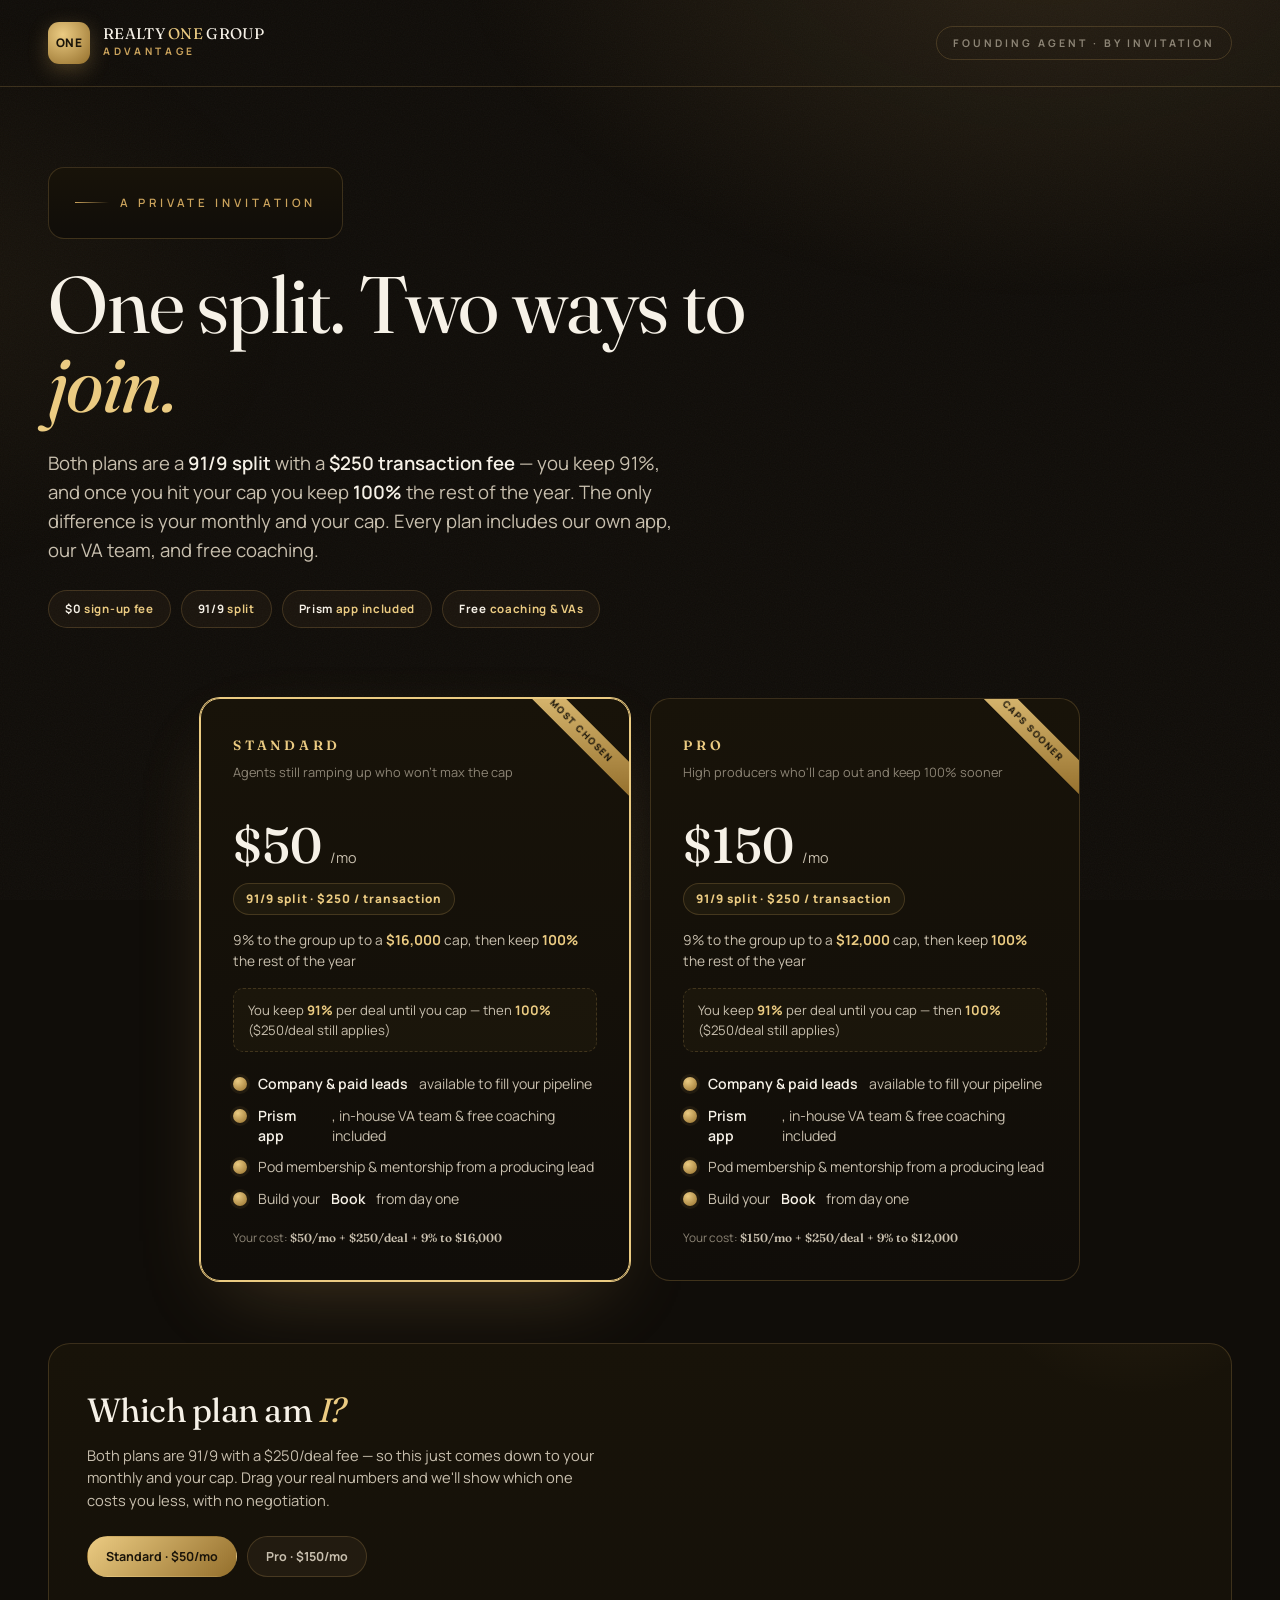
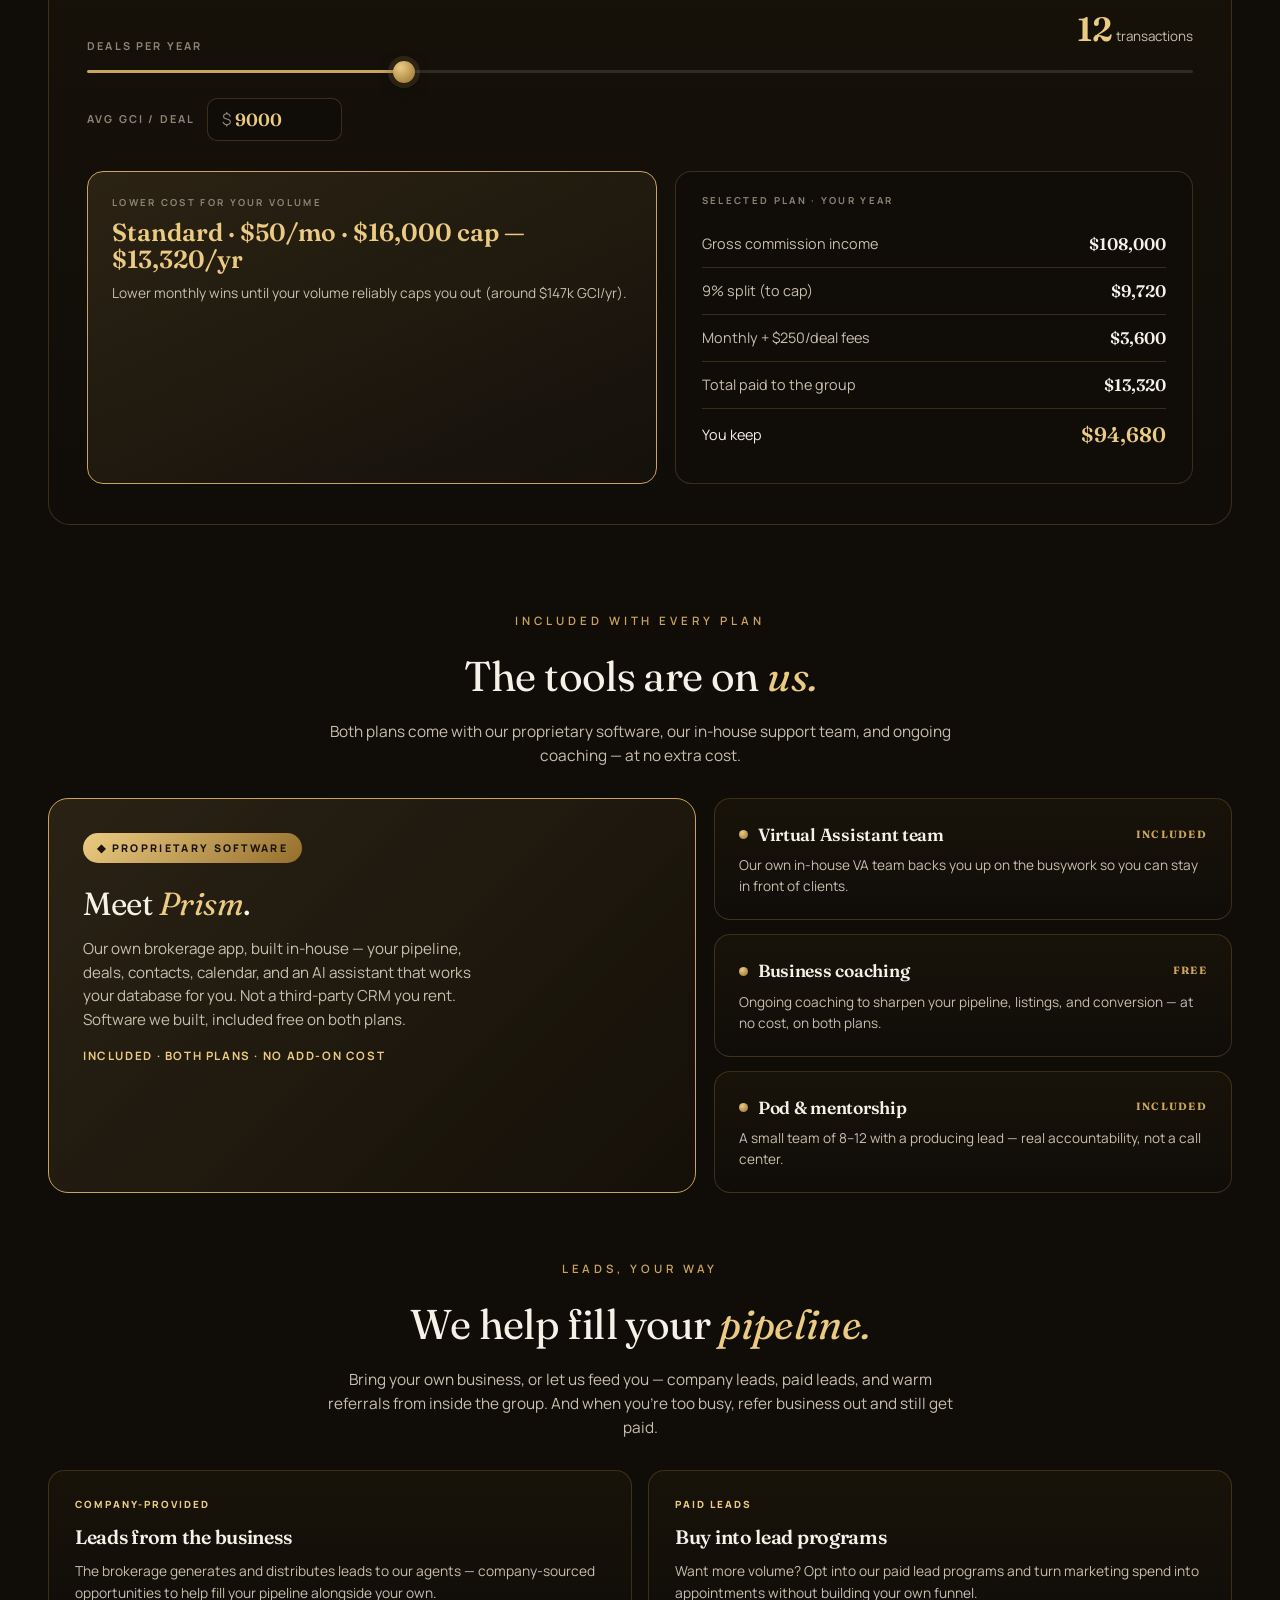
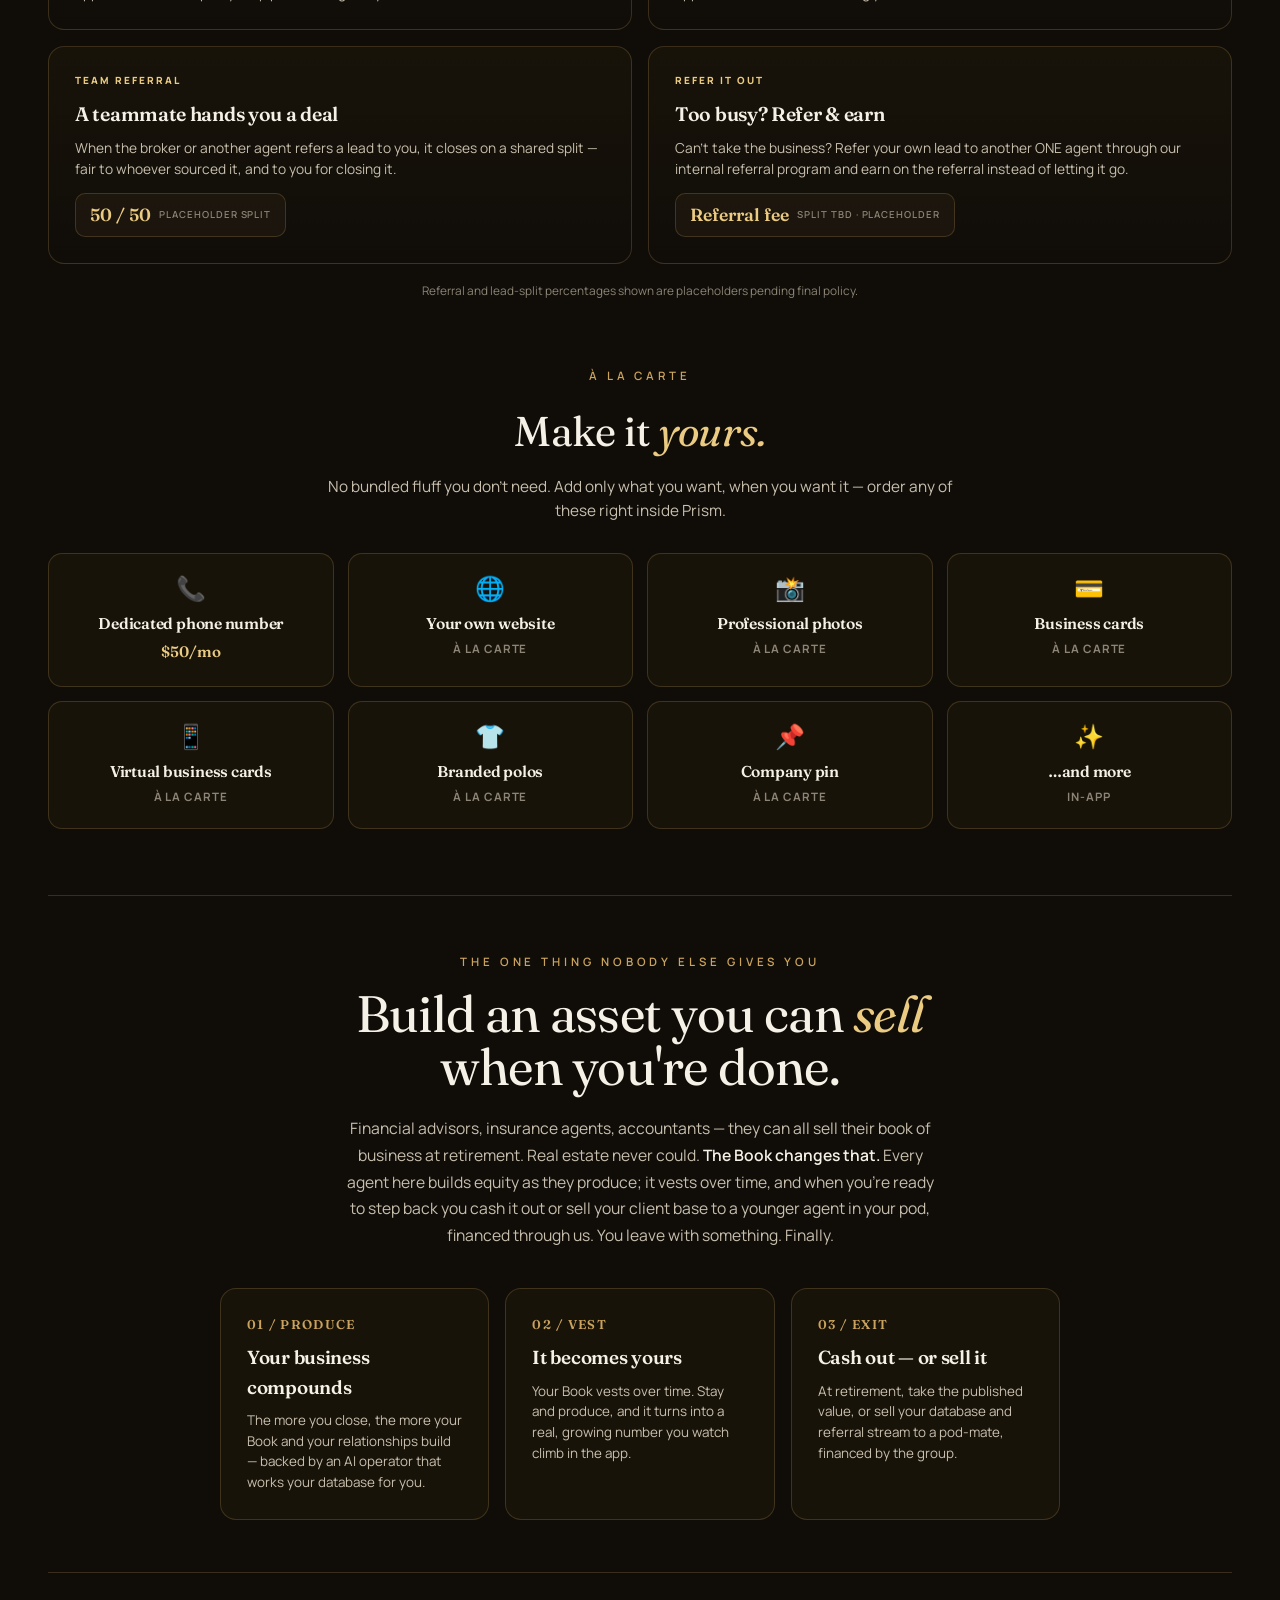
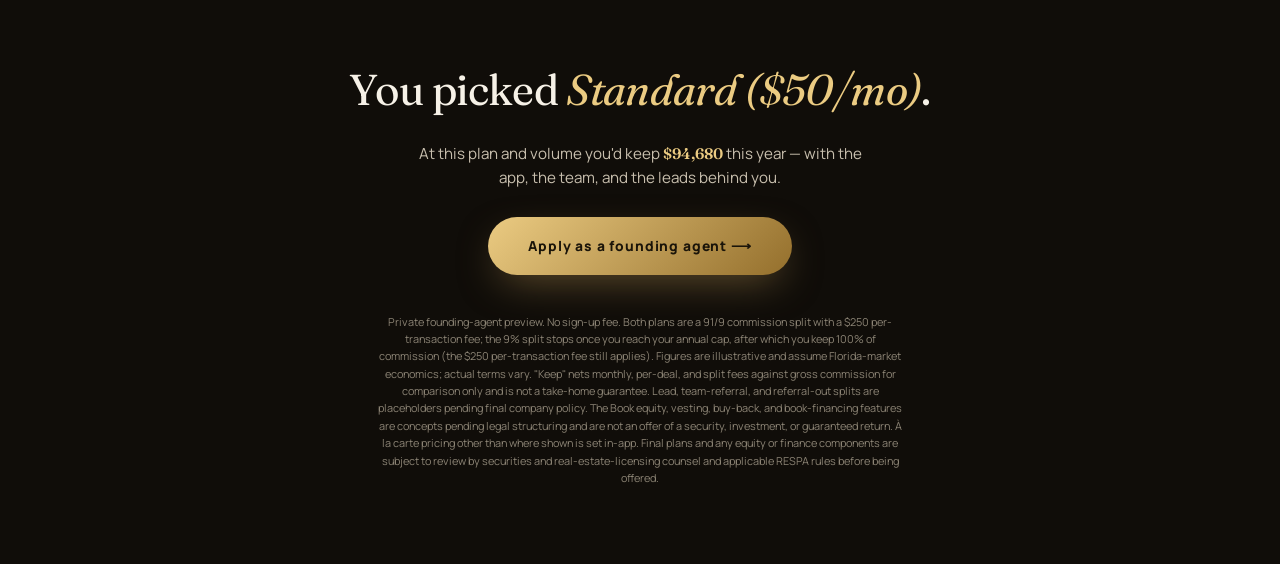
<file: founding/index.html>
<!DOCTYPE html>
<html lang="en">
<head>
<meta charset="UTF-8">
<meta name="viewport" content="width=device-width, initial-scale=1.0">
<meta name="robots" content="noindex, nofollow">
<title>Founding Agent Plans — Realty ONE Group Advantage</title>
<link rel="icon" href="../favicon-32.png">
<link rel="preconnect" href="https://fonts.googleapis.com">
<link rel="preconnect" href="https://fonts.gstatic.com" crossorigin>
<link href="https://fonts.googleapis.com/css2?family=Fraunces:ital,opsz,wght@0,9..144,300..700;1,9..144,300..600&family=Manrope:wght@400;500;600;700;800&display=swap" rel="stylesheet">
<style>
  :root{
    --ink:#100D09; --ink-2:#181309; --ink-3:#221b10;
    --paper:#F6F1E7; --paper-dim:#c8bfae; --muted:#8c8475;
    --line:rgba(203,163,92,0.22);
    --gold:#CBA35C; --gold-bright:#EBCB82; --gold-deep:#946f2c;
    --maxw:1240px;
  }
  *{margin:0;padding:0;box-sizing:border-box}
  html{scroll-behavior:smooth}
  body{background:var(--ink);color:var(--paper);font-family:'Manrope',sans-serif;line-height:1.55;-webkit-font-smoothing:antialiased;overflow-x:hidden}
  body::before{content:"";position:fixed;inset:0;pointer-events:none;z-index:0;
    background:radial-gradient(1000px 620px at 82% -8%, rgba(203,163,92,.14), transparent 60%),radial-gradient(720px 520px at -8% 32%, rgba(203,163,92,.06), transparent 56%)}
  body::after{content:"";position:fixed;inset:0;pointer-events:none;z-index:1;opacity:.04;
    background-image:url("data:image/svg+xml,%3Csvg xmlns='http://www.w3.org/2000/svg' width='160' height='160'%3E%3Cfilter id='n'%3E%3CfeTurbulence type='fractalNoise' baseFrequency='0.85' numOctaves='2'/%3E%3C/filter%3E%3Crect width='100%25' height='100%25' filter='url(%23n)'/%3E%3C/svg%3E")}
  .wrap{position:relative;z-index:2;max-width:var(--maxw);margin:0 auto;padding:0 28px}
  h1,h2,h3,h4,.serif{font-family:'Fraunces',serif;font-weight:400;letter-spacing:-0.015em}
  .it{font-style:italic;color:var(--gold-bright)}
  .eyebrow{font-size:.72rem;letter-spacing:.34em;text-transform:uppercase;color:var(--gold);font-weight:600}
  .sec-head{text-align:center;max-width:640px;margin:0 auto}
  .sec-head h2{font-size:clamp(1.8rem,3.6vw,2.6rem);margin-top:12px}
  .sec-head p{color:var(--paper-dim);font-size:.96rem;margin-top:12px}

  nav{padding:22px 0;border-bottom:1px solid var(--line);position:relative;z-index:3}
  nav .wrap{display:flex;align-items:center;justify-content:space-between}
  .brand{display:flex;align-items:center;gap:13px}
  .brand .badge{width:42px;height:42px;border-radius:11px;display:flex;align-items:center;justify-content:center;
    background:radial-gradient(circle at 35% 30%, var(--gold-bright), var(--gold-deep));box-shadow:0 6px 20px rgba(203,163,92,.3)}
  .brand .badge span{font-weight:800;font-size:.74rem;color:#1a1409;letter-spacing:.02em}
  .brand .word .top{font-family:'Fraunces';font-size:.96rem;letter-spacing:.02em;line-height:1.05}
  .brand .word .top em{font-style:normal;color:var(--gold-bright)}
  .brand .word .sub{font-size:.64rem;letter-spacing:.36em;text-transform:uppercase;color:var(--gold);font-weight:700;margin-top:2px}
  .nav-tag{font-size:.66rem;letter-spacing:.28em;text-transform:uppercase;color:var(--muted);font-weight:700;border:1px solid var(--line);padding:8px 16px;border-radius:50px}

  header.hero{padding:80px 0 40px;position:relative}
  .eyebrow.lead{display:inline-flex;align-items:center;gap:11px;margin-bottom:26px;opacity:0;animation:rise .9s .1s forwards}
  .eyebrow.lead::before{content:"";width:34px;height:1px;background:linear-gradient(90deg,var(--gold),transparent)}
  h1{font-size:clamp(2.6rem,6.4vw,5rem);line-height:.99;max-width:15ch;opacity:0;animation:rise 1s .22s forwards}
  .lede{margin-top:26px;max-width:58ch;font-size:clamp(1rem,1.7vw,1.16rem);color:var(--paper-dim);opacity:0;animation:rise 1s .36s forwards}
  .lede b{color:var(--paper);font-weight:600}
  .chips{margin-top:26px;display:flex;gap:10px;flex-wrap:wrap;opacity:0;animation:rise 1s .5s forwards}
  .chip{font-size:.72rem;font-weight:700;letter-spacing:.06em;color:var(--gold-bright);border:1px solid var(--line);background:rgba(203,163,92,.05);padding:9px 16px;border-radius:50px}
  .chip b{color:var(--paper)}

  .plans{display:grid;grid-template-columns:repeat(2,1fr);gap:20px;padding:30px 0 8px;max-width:880px;margin:0 auto}
  @media(max-width:780px){.plans{grid-template-columns:1fr;max-width:460px}}
  .plan{position:relative;background:linear-gradient(180deg,var(--ink-2),var(--ink));border:1px solid var(--line);border-radius:20px;padding:36px 32px 32px;overflow:hidden;cursor:pointer;
    opacity:0;transform:translateY(24px);transition:transform .4s cubic-bezier(.2,.8,.2,1),border-color .4s,box-shadow .4s}
  .plan.in{opacity:1;transform:translateY(0)}
  .plan:hover{transform:translateY(-6px);border-color:var(--gold);box-shadow:0 30px 70px -30px rgba(0,0,0,.8)}
  .plan.flag{border-color:var(--gold-bright);box-shadow:0 0 0 1px var(--gold-bright),0 30px 80px -30px rgba(203,163,92,.3)}
  .ribbon{position:absolute;top:20px;right:-36px;transform:rotate(45deg);background:linear-gradient(135deg,var(--gold-bright),var(--gold-deep));color:#1a1409;font-size:.58rem;font-weight:800;letter-spacing:.16em;text-transform:uppercase;padding:5px 42px}
  .p-name{font-family:'Fraunces';font-size:.84rem;font-weight:600;letter-spacing:.28em;text-transform:uppercase;color:var(--gold-bright)}
  .p-for{font-size:.8rem;color:var(--muted);margin-top:7px;min-height:38px}
  .p-price{margin:20px 0 4px;display:flex;align-items:baseline;gap:8px;flex-wrap:wrap}
  .p-price .big{font-family:'Fraunces';font-size:3.1rem;font-weight:500;line-height:1}
  .p-price .per{font-size:.9rem;color:var(--paper-dim)}
  .p-split{display:inline-block;margin-top:8px;font-size:.74rem;font-weight:800;letter-spacing:.08em;color:var(--gold-bright);border:1px solid var(--line);background:rgba(203,163,92,.06);padding:6px 12px;border-radius:50px}
  .p-sub{font-size:.86rem;color:var(--paper-dim);margin-top:14px;min-height:22px}
  .p-sub b{color:var(--gold-bright);font-weight:700}
  .p-keep{margin-top:16px;padding:11px 14px;border:1px dashed var(--line);border-radius:10px;font-size:.82rem;color:var(--paper-dim);background:rgba(203,163,92,.04)}
  .p-keep b{color:var(--gold-bright);font-weight:700}
  .feats{list-style:none;margin:22px 0 0;display:flex;flex-direction:column;gap:11px}
  .feats li{font-size:.88rem;color:var(--paper-dim);line-height:1.45;display:flex;gap:11px;align-items:flex-start}
  .feats li::before{content:"";flex-shrink:0;width:14px;height:14px;margin-top:3px;border-radius:50%;background:radial-gradient(circle at 35% 30%,var(--gold-bright),var(--gold-deep));box-shadow:0 0 0 3px rgba(203,163,92,.08)}
  .feats li b{color:var(--paper);font-weight:600}
  .maxline{margin-top:20px;font-size:.74rem;color:var(--muted)}
  .maxline b{color:var(--paper-dim);font-family:'Fraunces';font-weight:600}

  .calc{margin:54px 0 28px;background:linear-gradient(180deg,var(--ink-2),var(--ink));border:1px solid var(--line);border-radius:22px;padding:40px 38px;position:relative;overflow:hidden}
  .calc::after{content:"";position:absolute;top:-40%;right:-8%;width:380px;height:380px;background:radial-gradient(circle,rgba(203,163,92,.1),transparent 65%);pointer-events:none}
  .calc h2{font-size:clamp(1.6rem,3vw,2.1rem)}
  .calc p.sub{color:var(--paper-dim);font-size:.92rem;margin-top:8px;max-width:58ch}
  .pick-row{margin-top:24px;display:flex;gap:10px;flex-wrap:wrap}
  .pick-row button{font-family:'Manrope';font-size:.78rem;font-weight:700;color:var(--paper-dim);background:var(--ink-3);border:1px solid var(--line);padding:11px 18px;border-radius:50px;cursor:pointer;transition:.25s}
  .pick-row button.on{background:linear-gradient(135deg,var(--gold-bright),var(--gold-deep));color:#1a1409;border-color:transparent}
  .slider-top{display:flex;justify-content:space-between;align-items:flex-end;margin-top:26px}
  .slider-top .k{font-size:.68rem;letter-spacing:.2em;text-transform:uppercase;color:var(--muted);font-weight:700}
  .slider-top .v b{font-family:'Fraunces';font-size:2.1rem;color:var(--gold-bright);font-weight:600}
  .slider-top .v span{font-size:.84rem;color:var(--paper-dim)}
  input[type=range]{-webkit-appearance:none;width:100%;height:3px;border-radius:3px;outline:none;margin-top:8px;background:linear-gradient(90deg,var(--gold) var(--pct,30%),rgba(246,241,231,.12) var(--pct,30%))}
  input[type=range]::-webkit-slider-thumb{-webkit-appearance:none;width:22px;height:22px;border-radius:50%;cursor:pointer;background:radial-gradient(circle at 35% 30%,var(--gold-bright),var(--gold-deep));box-shadow:0 0 0 5px rgba(203,163,92,.14),0 4px 14px rgba(0,0,0,.5)}
  input[type=range]::-moz-range-thumb{width:22px;height:22px;border:none;border-radius:50%;cursor:pointer;background:radial-gradient(circle at 35% 30%,var(--gold-bright),var(--gold-deep))}
  .gci-input{display:flex;align-items:center;gap:12px;margin-top:18px}
  .gci-input label{font-size:.68rem;letter-spacing:.2em;text-transform:uppercase;color:var(--muted);font-weight:700}
  .gci-input .field{display:flex;align-items:center;border:1px solid var(--line);border-radius:10px;background:var(--ink);padding:0 14px}
  .gci-input .field span{color:var(--muted)}
  .gci-input input{background:transparent;border:none;outline:none;color:var(--gold-bright);font-family:'Fraunces';font-size:1.1rem;font-weight:600;padding:10px 4px;width:96px}
  .verdict{margin-top:30px;display:grid;grid-template-columns:1.1fr 1fr;gap:18px}
  @media(max-width:760px){.verdict{grid-template-columns:1fr}}
  .rec{background:linear-gradient(150deg,rgba(203,163,92,.13),rgba(203,163,92,.02));border:1px solid var(--gold);border-radius:16px;padding:24px}
  .rec .k{font-size:.6rem;letter-spacing:.24em;text-transform:uppercase;color:var(--muted);font-weight:700}
  .rec .tier-name{font-family:'Fraunces';font-size:1.55rem;font-weight:600;color:var(--gold-bright);margin:8px 0 2px;line-height:1.1}
  .rec .why{font-size:.86rem;color:var(--paper-dim);line-height:1.5;margin-top:10px}
  .breakdown{background:var(--ink);border:1px solid var(--line);border-radius:16px;padding:22px 26px}
  .breakdown .k{font-size:.6rem;letter-spacing:.24em;text-transform:uppercase;color:var(--muted);font-weight:700;margin-bottom:12px}
  .brow{display:flex;justify-content:space-between;align-items:center;padding:10px 0;border-bottom:1px solid var(--line);font-size:.9rem}
  .brow:last-child{border-bottom:none}
  .brow .lbl{color:var(--paper-dim)}
  .brow .num{font-family:'Fraunces';font-weight:600;font-size:1.05rem}
  .brow.hl .lbl{color:var(--paper)}
  .brow.hl .num{color:var(--gold-bright);font-size:1.3rem}

  .section{padding:54px 0 8px}
  .prism{margin-top:30px;display:grid;grid-template-columns:1.25fr 1fr;gap:18px;align-items:stretch}
  @media(max-width:820px){.prism{grid-template-columns:1fr}}
  .prism-card{position:relative;background:linear-gradient(135deg,rgba(203,163,92,.14),rgba(24,19,9,.6));border:1px solid var(--gold);border-radius:20px;padding:34px;overflow:hidden}
  .prism-card .badge-app{display:inline-flex;align-items:center;gap:9px;font-size:.66rem;letter-spacing:.22em;text-transform:uppercase;color:#1a1409;font-weight:800;background:linear-gradient(135deg,var(--gold-bright),var(--gold-deep));padding:7px 14px;border-radius:50px}
  .prism-card h3{font-size:2rem;margin:16px 0 8px}
  .prism-card p{color:var(--paper-dim);font-size:.95rem;max-width:46ch}
  .prism-card .incl{margin-top:16px;font-size:.72rem;letter-spacing:.14em;text-transform:uppercase;color:var(--gold-bright);font-weight:700}
  .incl-stack{display:grid;gap:14px}
  .incl-item{background:linear-gradient(180deg,var(--ink-2),var(--ink));border:1px solid var(--line);border-radius:16px;padding:22px 24px}
  .incl-item h4{font-size:1.1rem;font-weight:600;display:flex;align-items:center;gap:10px}
  .incl-item h4 .dot{width:9px;height:9px;border-radius:50%;background:radial-gradient(circle at 35% 30%,var(--gold-bright),var(--gold-deep))}
  .incl-item p{color:var(--paper-dim);font-size:.85rem;margin-top:7px}
  .incl-item .free{font-size:.66rem;letter-spacing:.12em;text-transform:uppercase;color:var(--gold);font-weight:700;margin-left:auto}

  .leads-grid{margin-top:30px;display:grid;grid-template-columns:repeat(2,1fr);gap:16px}
  @media(max-width:760px){.leads-grid{grid-template-columns:1fr}}
  .lead{background:linear-gradient(180deg,var(--ink-2),var(--ink));border:1px solid var(--line);border-radius:16px;padding:26px 26px;transition:border-color .3s,transform .3s}
  .lead:hover{border-color:var(--gold);transform:translateY(-4px)}
  .lead .tag{font-size:.62rem;letter-spacing:.2em;text-transform:uppercase;font-weight:800;color:var(--gold-bright)}
  .lead h4{font-size:1.22rem;font-weight:600;margin:10px 0 8px}
  .lead p{color:var(--paper-dim);font-size:.86rem;line-height:1.55}
  .lead .split{margin-top:14px;display:inline-flex;align-items:center;gap:8px;font-family:'Fraunces';font-weight:600;color:var(--gold-bright);font-size:1.1rem;border:1px solid var(--line);padding:7px 14px;border-radius:10px;background:rgba(203,163,92,.05)}
  .lead .split small{font-family:'Manrope';font-weight:600;color:var(--muted);font-size:.6rem;letter-spacing:.1em;text-transform:uppercase}
  .placeholder-note{text-align:center;margin-top:18px;font-size:.74rem;color:var(--muted)}

  .alc-grid{margin-top:30px;display:grid;grid-template-columns:repeat(4,1fr);gap:14px}
  @media(max-width:900px){.alc-grid{grid-template-columns:repeat(2,1fr)}}
  @media(max-width:480px){.alc-grid{grid-template-columns:1fr}}
  .alc{background:var(--ink-2);border:1px solid var(--line);border-radius:14px;padding:22px 20px;transition:border-color .3s,transform .3s;text-align:center}
  .alc:hover{border-color:var(--gold);transform:translateY(-4px)}
  .alc .ico{font-size:1.5rem;line-height:1}
  .alc h4{font-size:.98rem;font-weight:600;margin:12px 0 4px}
  .alc .price{font-family:'Fraunces';font-size:.95rem;color:var(--gold-bright);font-weight:600}
  .alc .price.alacarte{color:var(--muted);font-family:'Manrope';font-size:.72rem;font-weight:700;letter-spacing:.08em;text-transform:uppercase}

  .book{margin:58px 0 28px;text-align:center;padding:52px 30px;border-top:1px solid var(--line);border-bottom:1px solid var(--line)}
  .book h2{font-size:clamp(2rem,4.4vw,3.2rem);line-height:1.04;max-width:19ch;margin:14px auto 0}
  .book p{max-width:60ch;margin:22px auto 0;color:var(--paper-dim);font-size:.98rem;line-height:1.7}
  .book p b{color:var(--paper);font-weight:600}
  .book-steps{display:grid;grid-template-columns:repeat(3,1fr);gap:16px;max-width:840px;margin:40px auto 0;text-align:left}
  @media(max-width:760px){.book-steps{grid-template-columns:1fr}}
  .step{background:var(--ink-2);border:1px solid var(--line);border-radius:16px;padding:26px}
  .step .n{font-family:'Fraunces';font-size:.8rem;color:var(--gold);font-weight:600;letter-spacing:.1em}
  .step h4{font-size:1.18rem;font-weight:600;margin:8px 0}
  .step p{margin:0;font-size:.84rem;color:var(--paper-dim);line-height:1.55}

  .foot{padding:56px 0 78px;text-align:center}
  .foot h3{font-size:clamp(1.7rem,3.6vw,2.7rem)}
  .foot .summary{margin:18px auto 28px;max-width:50ch;color:var(--paper-dim);font-size:.95rem}
  .foot .summary b{color:var(--gold-bright);font-family:'Fraunces';font-weight:600}
  .cta{display:inline-flex;align-items:center;gap:12px;font-family:'Manrope';font-size:.86rem;font-weight:800;letter-spacing:.06em;color:#1a1409;padding:18px 40px;border-radius:50px;cursor:pointer;border:none;background:linear-gradient(135deg,var(--gold-bright),var(--gold-deep));transition:.3s;box-shadow:0 14px 40px -12px rgba(203,163,92,.5);text-decoration:none}
  .cta:hover{transform:translateY(-3px);box-shadow:0 20px 50px -12px rgba(203,163,92,.6)}
  .disclaimer{margin-top:38px;font-size:.68rem;color:var(--muted);max-width:76ch;margin-left:auto;margin-right:auto;line-height:1.6}
  @keyframes rise{from{opacity:0;transform:translateY(22px)}to{opacity:1;transform:translateY(0)}}
</style>
</head>
<body>

<nav>
  <div class="wrap">
    <div class="brand">
      <div class="badge"><span>ONE</span></div>
      <div class="word"><div class="top">REALTY <em>ONE</em> GROUP</div><div class="sub">Advantage</div></div>
    </div>
    <div class="nav-tag">Founding Agent · By Invitation</div>
  </div>
</nav>

<div class="wrap">
  <header class="hero">
    <span class="eyebrow lead">A private invitation</span>
    <h1>One split. Two ways to <span class="it">join.</span></h1>
    <p class="lede">Both plans are a <b>91/9 split</b> with a <b>$250 transaction fee</b> — you keep 91%, and once you hit your cap you keep <b>100%</b> the rest of the year. The only difference is your monthly and your cap. Every plan includes our own app, our VA team, and free coaching.</p>
    <div class="chips">
      <span class="chip"><b>$0</b> sign-up fee</span>
      <span class="chip"><b>91/9</b> split</span>
      <span class="chip"><b>Prism</b> app included</span>
      <span class="chip"><b>Free</b> coaching &amp; VAs</span>
    </div>
  </header>

  <section class="plans" id="plans"></section>

  <section class="calc">
    <h2>Which plan am <span class="it">I?</span></h2>
    <p class="sub">Both plans are 91/9 with a $250/deal fee — so this just comes down to your monthly and your cap. Drag your real numbers and we'll show which one costs you less, with no negotiation.</p>

    <div class="pick-row" id="pickRow"></div>

    <div class="slider-top">
      <span class="k">Deals per year</span>
      <span class="v"><b id="dealsOut">12</b> <span>transactions</span></span>
    </div>
    <input type="range" id="deals" min="1" max="40" value="12">
    <div class="gci-input">
      <label>Avg GCI / deal</label>
      <div class="field"><span>$</span><input type="number" id="gci" value="9000" min="1000" step="500"></div>
    </div>

    <div class="verdict">
      <div class="rec">
        <div class="k">Lower cost for your volume</div>
        <div class="tier-name" id="recName">—</div>
        <div class="why" id="recWhy"></div>
      </div>
      <div class="breakdown">
        <div class="k">Selected plan · your year</div>
        <div class="brow"><span class="lbl">Gross commission income</span><span class="num" id="bGci">—</span></div>
        <div class="brow"><span class="lbl">9% split (to cap)</span><span class="num" id="bSplit">—</span></div>
        <div class="brow"><span class="lbl">Monthly + $250/deal fees</span><span class="num" id="bFees">—</span></div>
        <div class="brow"><span class="lbl">Total paid to the group</span><span class="num" id="bPaid">—</span></div>
        <div class="brow hl"><span class="lbl">You keep</span><span class="num" id="bKeep">—</span></div>
      </div>
    </div>
  </section>

  <!-- INCLUDED WITH EVERY PLAN -->
  <section class="section">
    <div class="sec-head">
      <span class="eyebrow">Included with every plan</span>
      <h2>The tools are on <span class="it">us.</span></h2>
      <p>Both plans come with our proprietary software, our in-house support team, and ongoing coaching — at no extra cost.</p>
    </div>
    <div class="prism">
      <div class="prism-card">
        <span class="badge-app">◆ Proprietary Software</span>
        <h3>Meet <span class="it">Prism</span>.</h3>
        <p>Our own brokerage app, built in-house — your pipeline, deals, contacts, calendar, and an AI assistant that works your database for you. Not a third-party CRM you rent. Software we built, included free on both plans.</p>
        <div class="incl">Included · both plans · no add-on cost</div>
      </div>
      <div class="incl-stack">
        <div class="incl-item">
          <h4><span class="dot"></span> Virtual Assistant team <span class="free">Included</span></h4>
          <p>Our own in-house VA team backs you up on the busywork so you can stay in front of clients.</p>
        </div>
        <div class="incl-item">
          <h4><span class="dot"></span> Business coaching <span class="free">Free</span></h4>
          <p>Ongoing coaching to sharpen your pipeline, listings, and conversion — at no cost, on both plans.</p>
        </div>
        <div class="incl-item">
          <h4><span class="dot"></span> Pod &amp; mentorship <span class="free">Included</span></h4>
          <p>A small team of 8–12 with a producing lead — real accountability, not a call center.</p>
        </div>
      </div>
    </div>
  </section>

  <!-- LEADS -->
  <section class="section">
    <div class="sec-head">
      <span class="eyebrow">Leads, your way</span>
      <h2>We help fill your <span class="it">pipeline.</span></h2>
      <p>Bring your own business, or let us feed you — company leads, paid leads, and warm referrals from inside the group. And when you're too busy, refer business out and still get paid.</p>
    </div>
    <div class="leads-grid">
      <div class="lead">
        <div class="tag">Company-provided</div>
        <h4>Leads from the business</h4>
        <p>The brokerage generates and distributes leads to our agents — company-sourced opportunities to help fill your pipeline alongside your own.</p>
      </div>
      <div class="lead">
        <div class="tag">Paid leads</div>
        <h4>Buy into lead programs</h4>
        <p>Want more volume? Opt into our paid lead programs and turn marketing spend into appointments without building your own funnel.</p>
      </div>
      <div class="lead">
        <div class="tag">Team referral</div>
        <h4>A teammate hands you a deal</h4>
        <p>When the broker or another agent refers a lead to you, it closes on a shared split — fair to whoever sourced it, and to you for closing it.</p>
        <div class="split">50 / 50 <small>Placeholder split</small></div>
      </div>
      <div class="lead">
        <div class="tag">Refer it out</div>
        <h4>Too busy? Refer &amp; earn</h4>
        <p>Can't take the business? Refer your own lead to another ONE agent through our internal referral program and earn on the referral instead of letting it go.</p>
        <div class="split">Referral fee <small>Split TBD · placeholder</small></div>
      </div>
    </div>
    <p class="placeholder-note">Referral and lead-split percentages shown are placeholders pending final policy.</p>
  </section>

  <!-- À LA CARTE -->
  <section class="section">
    <div class="sec-head">
      <span class="eyebrow">À la carte</span>
      <h2>Make it <span class="it">yours.</span></h2>
      <p>No bundled fluff you don't need. Add only what you want, when you want it — order any of these right inside Prism.</p>
    </div>
    <div class="alc-grid">
      <div class="alc"><div class="ico">📞</div><h4>Dedicated phone number</h4><div class="price">$50/mo</div></div>
      <div class="alc"><div class="ico">🌐</div><h4>Your own website</h4><div class="price alacarte">À la carte</div></div>
      <div class="alc"><div class="ico">📸</div><h4>Professional photos</h4><div class="price alacarte">À la carte</div></div>
      <div class="alc"><div class="ico">💳</div><h4>Business cards</h4><div class="price alacarte">À la carte</div></div>
      <div class="alc"><div class="ico">📱</div><h4>Virtual business cards</h4><div class="price alacarte">À la carte</div></div>
      <div class="alc"><div class="ico">👕</div><h4>Branded polos</h4><div class="price alacarte">À la carte</div></div>
      <div class="alc"><div class="ico">📌</div><h4>Company pin</h4><div class="price alacarte">À la carte</div></div>
      <div class="alc"><div class="ico">✨</div><h4>…and more</h4><div class="price alacarte">In-app</div></div>
    </div>
  </section>

  <!-- THE BOOK -->
  <section class="book">
    <span class="eyebrow">The one thing nobody else gives you</span>
    <h2>Build an asset you can <span class="it">sell</span> when you're done.</h2>
    <p>Financial advisors, insurance agents, accountants — they can all sell their book of business at retirement. Real estate never could. <b>The Book changes that.</b> Every agent here builds equity as they produce; it vests over time, and when you're ready to step back you cash it out or sell your client base to a younger agent in your pod, financed through us. You leave with something. Finally.</p>
    <div class="book-steps">
      <div class="step"><div class="n">01 / PRODUCE</div><h4>Your business compounds</h4><p>The more you close, the more your Book and your relationships build — backed by an AI operator that works your database for you.</p></div>
      <div class="step"><div class="n">02 / VEST</div><h4>It becomes yours</h4><p>Your Book vests over time. Stay and produce, and it turns into a real, growing number you watch climb in the app.</p></div>
      <div class="step"><div class="n">03 / EXIT</div><h4>Cash out — or sell it</h4><p>At retirement, take the published value, or sell your database and referral stream to a pod-mate, financed by the group.</p></div>
    </div>
  </section>

  <section class="foot">
    <h3>You picked <span class="it" id="footTier">—</span>.</h3>
    <p class="summary">At this plan and volume you'd keep <b id="footKeep">—</b> this year — with the app, the team, and the leads behind you.</p>
    <a class="cta" href="../join.html">Apply as a founding agent ⟶</a>
    <p class="disclaimer">Private founding-agent preview. No sign-up fee. Both plans are a 91/9 commission split with a $250 per-transaction fee; the 9% split stops once you reach your annual cap, after which you keep 100% of commission (the $250 per-transaction fee still applies). Figures are illustrative and assume Florida-market economics; actual terms vary. "Keep" nets monthly, per-deal, and split fees against gross commission for comparison only and is not a take-home guarantee. Lead, team-referral, and referral-out splits are placeholders pending final company policy. The Book equity, vesting, buy-back, and book-financing features are concepts pending legal structuring and are not an offer of a security, investment, or guaranteed return. À la carte pricing other than where shown is set in-app. Final plans and any equity or finance components are subject to review by securities and real-estate-licensing counsel and applicable RESPA rules before being offered.</p>
  </section>
</div>

<script>
  // Two programs — both 91/9 + $250/transaction. Differ by monthly + cap.
  const PROGRAMS = {
    standard: { name:"Standard", monthly:50,  cap:16000, forWho:"Agents still ramping up who won't max the cap" },
    pro:      { name:"Pro",      monthly:150, cap:12000, forWho:"High producers who'll cap out and keep 100% sooner" }
  };
  const SPLIT = 0.09, TXFEE = 250;
  let selected = "standard";
  const money = n => "$"+Math.round(n).toLocaleString();

  const splitPaid = (deals,gci,key) => Math.min(SPLIT*deals*gci, PROGRAMS[key].cap);
  const feesPaid  = (deals,key)     => PROGRAMS[key].monthly*12 + TXFEE*deals;
  const costTotal = (deals,gci,key) => splitPaid(deals,gci,key) + feesPaid(deals,key);

  function renderPlans(){
    const el = document.getElementById('plans');
    el.innerHTML = Object.entries(PROGRAMS).map(([key,p])=>`
      <div class="plan ${selected===key?'flag':''}" data-plan="${key}">
        ${key==='standard'?'<div class="ribbon">Most chosen</div>':'<div class="ribbon">Caps sooner</div>'}
        <div class="p-name">${p.name}</div>
        <div class="p-for">${p.forWho}</div>
        <div class="p-price"><span class="big">$${p.monthly}</span><span class="per">/mo</span></div>
        <div class="p-split">91/9 split · $250 / transaction</div>
        <div class="p-sub">9% to the group up to a <b>${money(p.cap)}</b> cap, then keep <b>100%</b> the rest of the year</div>
        <div class="p-keep">You keep <b>91%</b> per deal until you cap — then <b>100%</b> ($250/deal still applies)</div>
        <ul class="feats">
          <li><b>Company &amp; paid leads</b> available to fill your pipeline</li>
          <li><b>Prism app</b>, in-house VA team &amp; free coaching included</li>
          <li>Pod membership &amp; mentorship from a producing lead</li>
          <li>Build your <b>Book</b> from day one</li>
        </ul>
        <div class="maxline">Your cost: <b>$${p.monthly}/mo + $250/deal + 9% to ${money(p.cap)}</b></div>
      </div>`).join("");
    el.querySelectorAll('.plan').forEach(card=>{
      card.onclick = ()=>{ selected=card.dataset.plan; syncPicks(); renderPlans(); calc(); };
    });
    requestAnimationFrame(()=>requestAnimationFrame(()=>el.querySelectorAll('.plan').forEach(c=>c.classList.add('in'))));
  }

  function syncPicks(){
    const pr = document.getElementById('pickRow');
    pr.innerHTML = Object.entries(PROGRAMS)
      .map(([k,p])=>`<button data-k="${k}" class="${selected===k?'on':''}">${p.name} · $${p.monthly}/mo</button>`).join("");
    pr.querySelectorAll('button').forEach(b=> b.onclick=()=>{ selected=b.dataset.k; syncPicks(); renderPlans(); calc(); });
  }

  const dealsEl=document.getElementById('deals'), gciEl=document.getElementById('gci');
  function calc(){
    const deals=+dealsEl.value, gci=+gciEl.value||0, total=deals*gci;
    document.getElementById('dealsOut').textContent=deals;
    dealsEl.style.setProperty('--pct',((deals-1)/39*100)+"%");

    const sp = splitPaid(deals,gci,selected), fp = feesPaid(deals,selected), paid = sp+fp, keep = total - paid;
    document.getElementById('bGci').textContent=money(total);
    document.getElementById('bSplit').textContent=money(sp)+(sp>=PROGRAMS[selected].cap?" (capped)":"");
    document.getElementById('bFees').textContent=money(fp);
    document.getElementById('bPaid').textContent=money(paid);
    document.getElementById('bKeep').textContent=money(keep);
    document.getElementById('footTier').textContent = PROGRAMS[selected].name+" ($"+PROGRAMS[selected].monthly+"/mo)";
    document.getElementById('footKeep').textContent=money(keep);

    const all = Object.keys(PROGRAMS).map(k=>({
      key:k, name:PROGRAMS[k].name+" · $"+PROGRAMS[k].monthly+"/mo · "+money(PROGRAMS[k].cap)+" cap", cost:costTotal(deals,gci,k)
    })).sort((a,b)=>a.cost-b.cost);
    const win = all[0];
    document.getElementById('recName').textContent=win.name+" — "+money(win.cost)+"/yr";
    document.getElementById('recWhy').textContent = win.key==='standard'
      ? "Lower monthly wins until your volume reliably caps you out (around $147k GCI/yr)."
      : "You cap $4k sooner — at your volume the lower cap beats the higher monthly.";
  }
  dealsEl.addEventListener('input',calc); gciEl.addEventListener('input',calc);

  syncPicks(); renderPlans(); calc();
</script>
</body>
</html>
</file>
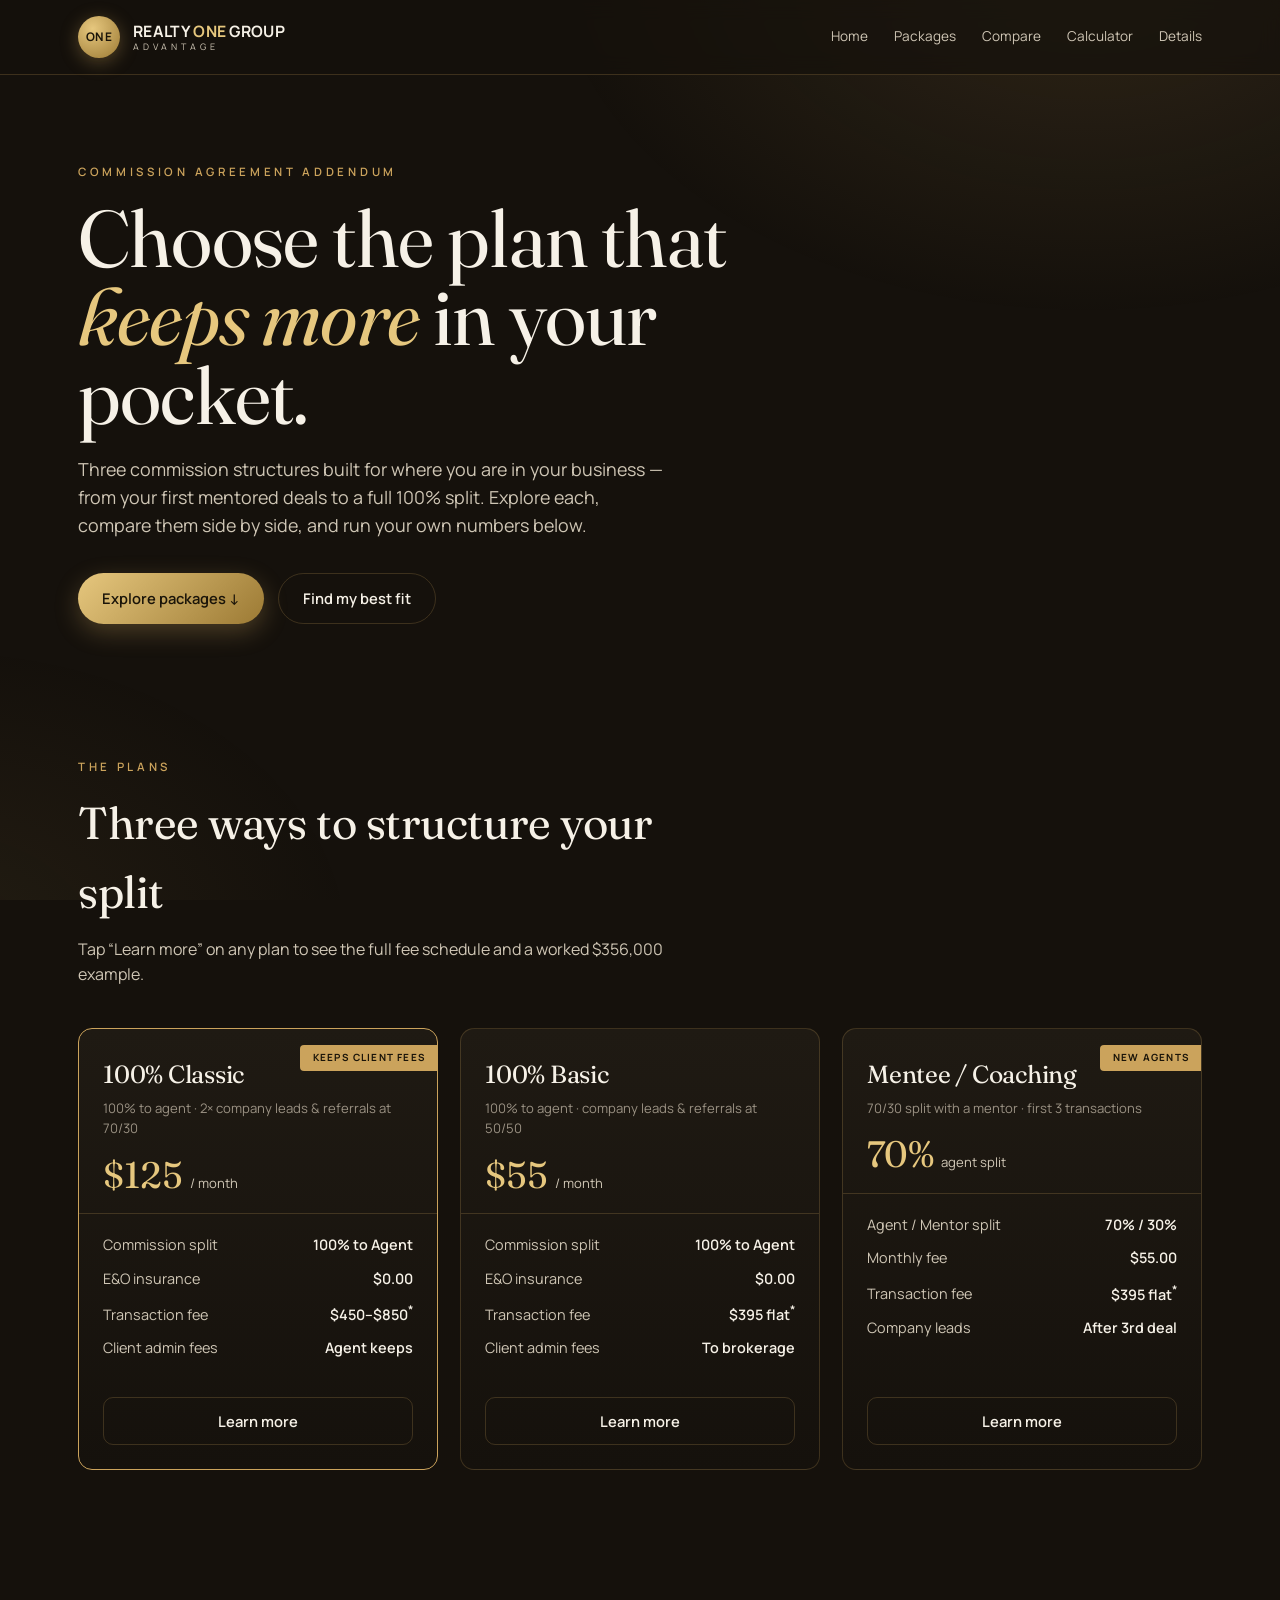
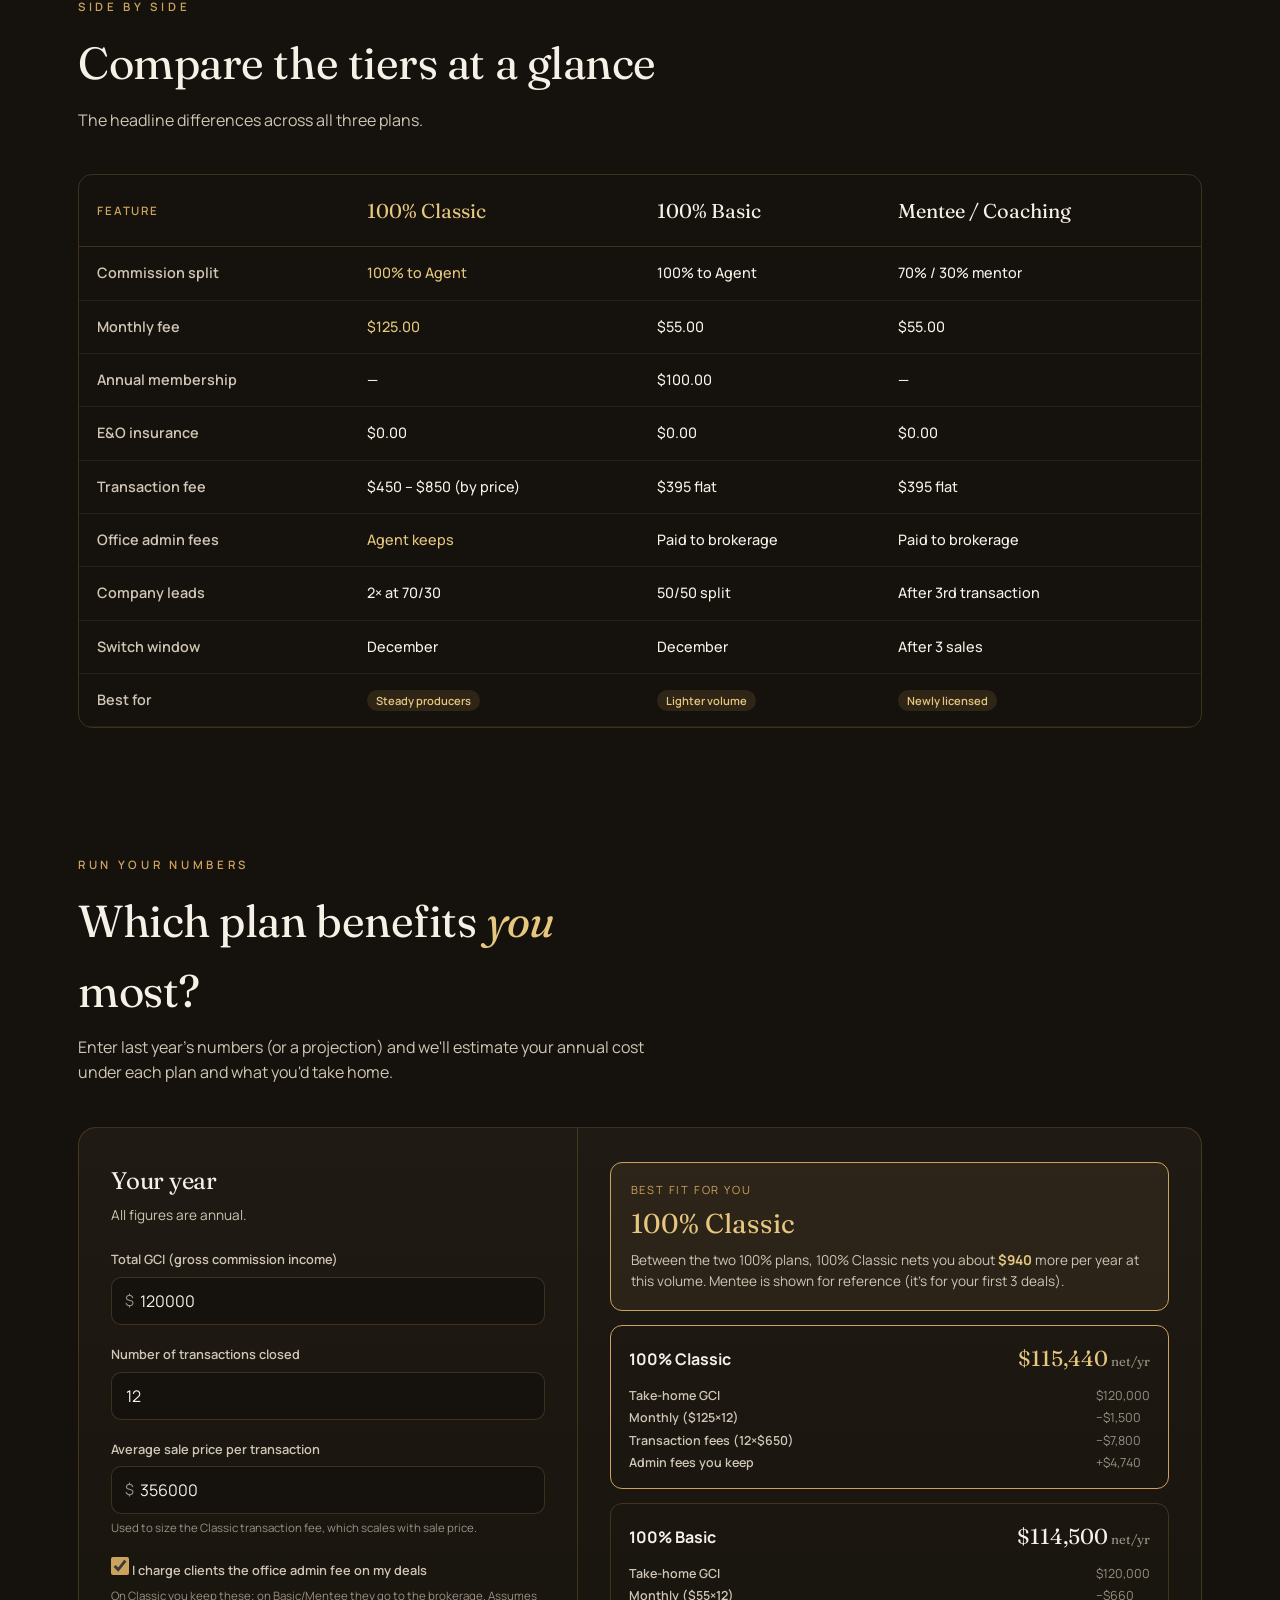
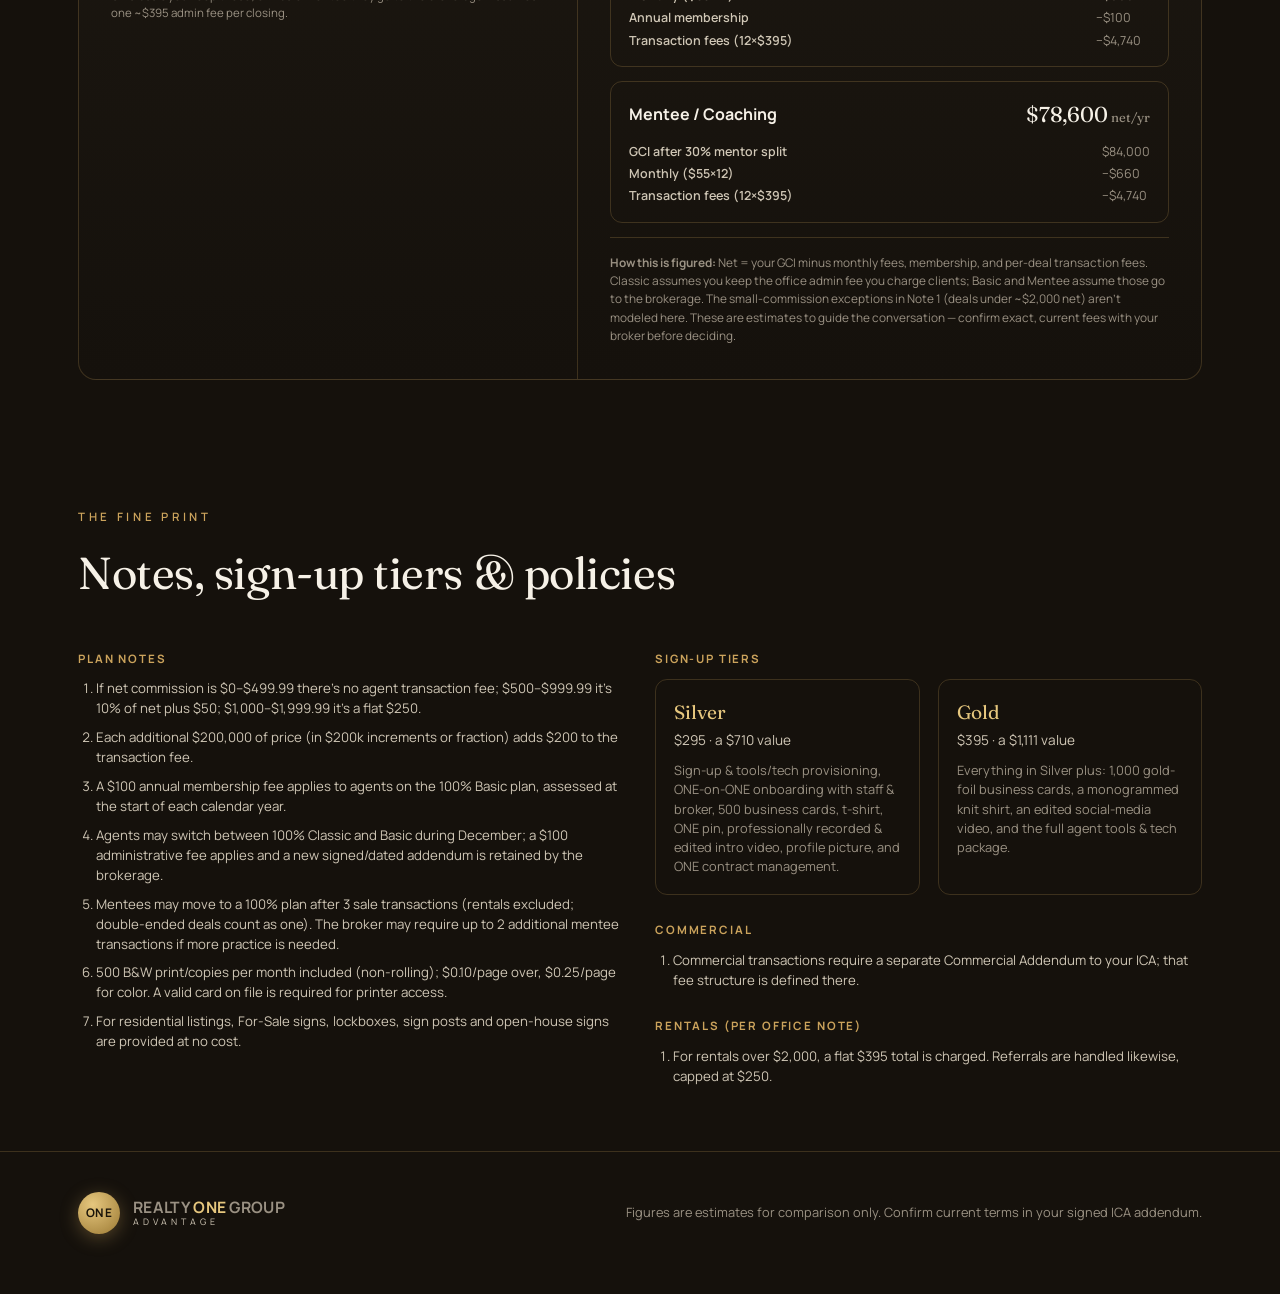
<file: commission-packages.html>
<!DOCTYPE html>
<html lang="en">
<head>
<meta charset="UTF-8" />
<meta name="viewport" content="width=device-width, initial-scale=1.0" />
<title>Commission Packages — Realty ONE Group Advantage</title>
<link rel="icon" type="image/png" sizes="32x32" href="favicon-32.png">
<link rel="icon" type="image/png" sizes="256x256" href="favicon.png">
<link rel="apple-touch-icon" href="apple-touch-icon.png">
<link rel="preconnect" href="https://fonts.googleapis.com">
<link rel="preconnect" href="https://fonts.gstatic.com" crossorigin>
<link href="https://fonts.googleapis.com/css2?family=Fraunces:ital,opsz,wght@0,9..144,300..700;1,9..144,400&family=Manrope:wght@400;500;600;700&display=swap" rel="stylesheet">
<style>
  :root{
    --ink:#15110C;
    --ink-2:#1f1a13;
    --ink-3:#2a241b;
    --paper:#F6F1E7;
    --paper-dim:#cfc6b5;
    --muted:#9a9183;
    --line:rgba(203,163,92,0.22);
    --gold:#CBA35C;
    --gold-bright:#E6C77E;
    --gold-deep:#9c7a34;
    --red:#c0432f;
    --green:#5e8c5a;
    --radius:14px;
    --maxw:1180px;
  }
  *{box-sizing:border-box;margin:0;padding:0}
  html{scroll-behavior:smooth}
  body{
    background:var(--ink);
    color:var(--paper);
    font-family:'Manrope',sans-serif;
    line-height:1.55;
    -webkit-font-smoothing:antialiased;
    overflow-x:hidden;
  }
  body::before{
    content:"";position:fixed;inset:0;pointer-events:none;z-index:0;
    background:
      radial-gradient(900px 600px at 85% -5%, rgba(203,163,92,0.14), transparent 60%),
      radial-gradient(700px 500px at -5% 105%, rgba(203,163,92,0.08), transparent 60%);
  }
  .wrap{max-width:var(--maxw);margin:0 auto;padding:0 28px;position:relative;z-index:1}
  h1,h2,h3,.serif{font-family:'Fraunces',serif;font-weight:400;letter-spacing:-0.01em}
  .gold{color:var(--gold-bright)}
  .eyebrow{
    font-size:.72rem;letter-spacing:.32em;text-transform:uppercase;
    color:var(--gold);font-weight:600;
  }

  /* ---------- Brand mark ---------- */
  .brand{display:flex;align-items:center;gap:13px}
  .brand .badge{
    width:42px;height:42px;border-radius:50%;
    background:radial-gradient(circle at 35% 30%, var(--gold-bright), var(--gold-deep));
    display:grid;place-items:center;flex:none;
    box-shadow:0 4px 18px rgba(203,163,92,.35);
  }
  .brand .badge span{font-family:'Manrope';font-weight:700;font-size:.74rem;letter-spacing:.04em;color:#1a1409}
  .brand .word{line-height:1.05}
  .brand .word .top{font-weight:700;font-size:.98rem;letter-spacing:.02em}
  .brand .word .top em{font-style:normal;color:var(--gold-bright)}
  .brand .word .sub{font-size:.56rem;letter-spacing:.45em;color:var(--paper-dim);text-transform:uppercase;margin-top:2px}

  /* ---------- Top nav ---------- */
  nav{position:sticky;top:0;z-index:50;backdrop-filter:blur(10px);
      background:rgba(21,17,12,.72);border-bottom:1px solid var(--line)}
  nav .wrap{display:flex;align-items:center;justify-content:space-between;padding-top:16px;padding-bottom:16px}
  nav .links{display:flex;gap:26px;font-size:.85rem}
  nav .links a{color:var(--paper-dim);text-decoration:none;transition:color .2s}
  nav .links a:hover{color:var(--gold-bright)}
  @media(max-width:720px){nav .links{display:none}}

  /* ---------- Hero ---------- */
  header.hero{padding:88px 0 70px;position:relative}
  .hero .eyebrow{opacity:0;animation:rise .8s .05s forwards}
  .hero h1{
    font-size:clamp(2.6rem,6.5vw,5rem);line-height:.98;margin:18px 0 22px;max-width:14ch;
    opacity:0;animation:rise .9s .15s forwards;
  }
  .hero h1 em{font-style:italic;color:var(--gold-bright)}
  .hero p.lead{
    font-size:1.12rem;color:var(--paper-dim);max-width:54ch;
    opacity:0;animation:rise .9s .3s forwards;
  }
  .hero .cta-row{margin-top:34px;display:flex;gap:14px;flex-wrap:wrap;opacity:0;animation:rise .9s .45s forwards}
  .btn{
    display:inline-flex;align-items:center;gap:9px;cursor:pointer;border:none;
    font-family:'Manrope';font-weight:600;font-size:.92rem;padding:13px 24px;border-radius:50px;
    text-decoration:none;transition:transform .18s ease, box-shadow .18s ease;
  }
  .btn:hover{transform:translateY(-2px)}
  .btn-gold{background:linear-gradient(135deg,var(--gold-bright),var(--gold-deep));color:#1a1409;box-shadow:0 8px 24px rgba(203,163,92,.3)}
  .btn-ghost{background:transparent;color:var(--paper);border:1px solid var(--line)}
  .btn-ghost:hover{border-color:var(--gold)}

  @keyframes rise{from{opacity:0;transform:translateY(22px)}to{opacity:1;transform:translateY(0)}}

  /* ---------- Section heads ---------- */
  section{padding:64px 0;position:relative}
  .sec-head{margin-bottom:42px;max-width:60ch}
  .sec-head h2{font-size:clamp(1.8rem,4vw,2.8rem);margin:12px 0 10px}
  .sec-head p{color:var(--paper-dim)}

  /* ---------- Package cards ---------- */
  .cards{display:grid;grid-template-columns:repeat(3,1fr);gap:22px}
  @media(max-width:900px){.cards{grid-template-columns:1fr}}
  .card{
    background:linear-gradient(180deg,var(--ink-2),var(--ink));
    border:1px solid var(--line);border-radius:var(--radius);overflow:hidden;
    display:flex;flex-direction:column;transition:transform .25s ease, border-color .25s ease, box-shadow .25s ease;
  }
  .card:hover{transform:translateY(-5px);border-color:var(--gold);box-shadow:0 18px 50px rgba(0,0,0,.5)}
  .card.feature{border-color:var(--gold)}
  .card .card-top{padding:26px 24px 20px;border-bottom:1px solid var(--line);position:relative}
  .card .ribbon{position:absolute;top:16px;right:-2px;background:var(--gold);color:#1a1409;font-size:.62rem;font-weight:700;letter-spacing:.12em;text-transform:uppercase;padding:5px 13px;border-radius:4px 0 0 4px}
  .card h3{font-size:1.55rem;margin-bottom:4px}
  .card .tagline{font-size:.82rem;color:var(--muted)}
  .card .headline-fee{margin-top:18px;display:flex;align-items:baseline;gap:7px}
  .card .headline-fee .num{font-family:'Fraunces';font-size:2.3rem;color:var(--gold-bright);line-height:1}
  .card .headline-fee .unit{font-size:.82rem;color:var(--paper-dim)}
  .card .quick{padding:20px 24px;display:flex;flex-direction:column;gap:11px}
  .quick .row{display:flex;justify-content:space-between;align-items:baseline;font-size:.9rem;gap:14px}
  .quick .row span:first-child{color:var(--paper-dim)}
  .quick .row span:last-child{font-weight:600;text-align:right}
  .card .card-foot{margin-top:auto;padding:18px 24px 24px}
  .learn{width:100%;justify-content:center;background:transparent;border:1px solid var(--line);color:var(--paper);border-radius:10px}
  .learn:hover{border-color:var(--gold);transform:none;color:var(--gold-bright)}

  /* expandable detail */
  .detail{max-height:0;overflow:hidden;transition:max-height .45s ease;border-top:0 solid var(--line)}
  .detail.open{max-height:1400px;border-top:1px solid var(--line)}
  .detail-inner{padding:22px 24px}
  .detail h4{font-family:'Manrope';font-size:.72rem;letter-spacing:.18em;text-transform:uppercase;color:var(--gold);margin:18px 0 9px}
  .detail h4:first-child{margin-top:0}
  .detail .line{display:flex;justify-content:space-between;gap:14px;font-size:.86rem;padding:5px 0;border-bottom:1px dashed rgba(203,163,92,.12)}
  .detail .line span:first-child{color:var(--paper-dim)}
  .detail .line span:last-child{font-weight:600;white-space:nowrap}
  .detail .note{font-size:.78rem;color:var(--muted);margin-top:14px;line-height:1.5}
  .ex{background:rgba(203,163,92,.06);border:1px solid var(--line);border-radius:10px;padding:14px;margin-top:16px}
  .ex .ex-h{font-size:.7rem;letter-spacing:.14em;text-transform:uppercase;color:var(--gold);margin-bottom:8px}
  .ex .line:last-child{border-bottom:none}
  .ex .net{color:var(--gold-bright)}

  /* ---------- Comparison ---------- */
  .table-scroll{overflow-x:auto;border:1px solid var(--line);border-radius:var(--radius)}
  table{width:100%;border-collapse:collapse;min-width:640px}
  thead th{
    text-align:left;padding:20px 18px;font-family:'Fraunces';font-weight:400;font-size:1.25rem;
    border-bottom:1px solid var(--line);position:relative;
  }
  thead th:first-child{font-family:'Manrope';font-size:.72rem;letter-spacing:.16em;text-transform:uppercase;color:var(--gold);font-weight:600}
  thead th.hl{color:var(--gold-bright)}
  tbody td,tbody th{padding:15px 18px;font-size:.9rem;border-bottom:1px solid rgba(203,163,92,.1);vertical-align:top}
  tbody th{text-align:left;font-weight:600;color:var(--paper-dim);font-family:'Manrope'}
  tbody td{font-weight:500}
  tbody tr:hover{background:rgba(203,163,92,.04)}
  tbody td.hl{color:var(--gold-bright)}
  .pill{display:inline-block;font-size:.7rem;padding:2px 9px;border-radius:30px;background:rgba(203,163,92,.14);color:var(--gold-bright);font-weight:600}

  /* ---------- Calculator ---------- */
  .calc-shell{background:linear-gradient(180deg,var(--ink-2),var(--ink));border:1px solid var(--line);border-radius:18px;overflow:hidden}
  .calc-grid{display:grid;grid-template-columns:1fr 1.25fr;gap:0}
  @media(max-width:880px){.calc-grid{grid-template-columns:1fr}}
  .calc-inputs{padding:34px 32px;border-right:1px solid var(--line)}
  @media(max-width:880px){.calc-inputs{border-right:none;border-bottom:1px solid var(--line)}}
  .calc-inputs h3{font-size:1.5rem;margin-bottom:6px}
  .calc-inputs .sub{font-size:.85rem;color:var(--paper-dim);margin-bottom:24px}
  .field{margin-bottom:20px}
  .field label{display:block;font-size:.8rem;color:var(--paper-dim);margin-bottom:7px;font-weight:600}
  .field .input-wrap{position:relative}
  .field .input-wrap .pre{position:absolute;left:14px;top:50%;transform:translateY(-50%);color:var(--muted);font-size:.95rem}
  .field input[type=number]{
    width:100%;background:var(--ink);border:1px solid var(--line);color:var(--paper);
    font-family:'Manrope';font-size:1rem;padding:12px 14px;border-radius:10px;outline:none;transition:border-color .2s;
  }
  .field input.pad{padding-left:28px}
  .field input:focus{border-color:var(--gold)}
  .toggle{display:flex;align-items:center;gap:11px;cursor:pointer;font-size:.84rem;color:var(--paper-dim);margin-top:4px}
  .toggle input{width:18px;height:18px;accent-color:var(--gold)}
  .help{font-size:.72rem;color:var(--muted);margin-top:6px;line-height:1.45}

  .calc-results{padding:34px 32px;display:flex;flex-direction:column;gap:14px}
  .verdict{background:rgba(203,163,92,.08);border:1px solid var(--gold);border-radius:12px;padding:18px 20px}
  .verdict .small{font-size:.7rem;letter-spacing:.16em;text-transform:uppercase;color:var(--gold)}
  .verdict .big{font-family:'Fraunces';font-size:1.7rem;color:var(--gold-bright);margin:4px 0 6px}
  .verdict .why{font-size:.85rem;color:var(--paper-dim)}
  .res-card{border:1px solid var(--line);border-radius:12px;padding:16px 18px;transition:border-color .25s}
  .res-card.best{border-color:var(--gold)}
  .res-card .res-top{display:flex;justify-content:space-between;align-items:center;margin-bottom:10px}
  .res-card .res-name{font-weight:700;font-size:1rem}
  .res-card .res-net{font-family:'Fraunces';font-size:1.35rem}
  .res-card .res-net.win{color:var(--gold-bright)}
  .res-card .breakdown{font-size:.78rem;color:var(--muted);display:grid;grid-template-columns:1fr auto;gap:3px 14px}
  .res-card .breakdown b{color:var(--paper-dim);font-weight:600}
  .disclaimer{font-size:.74rem;color:var(--muted);line-height:1.55;border-top:1px solid var(--line);padding-top:16px}

  /* ---------- Footnotes ---------- */
  .notes-grid{display:grid;grid-template-columns:1fr 1fr;gap:30px}
  @media(max-width:760px){.notes-grid{grid-template-columns:1fr}}
  .note-block h4{font-family:'Manrope';font-size:.72rem;letter-spacing:.16em;text-transform:uppercase;color:var(--gold);margin-bottom:12px}
  .note-block ol{padding-left:18px;display:flex;flex-direction:column;gap:9px}
  .note-block li{font-size:.83rem;color:var(--paper-dim);line-height:1.5}
  .signup{display:grid;grid-template-columns:1fr 1fr;gap:18px;margin-top:10px}
  @media(max-width:600px){.signup{grid-template-columns:1fr}}
  .signup .tier{border:1px solid var(--line);border-radius:12px;padding:18px}
  .signup .tier .tname{font-family:'Fraunces';font-size:1.2rem;color:var(--gold-bright)}
  .signup .tier .tprice{font-size:.85rem;color:var(--paper-dim);margin:2px 0 10px}
  .signup .tier p{font-size:.8rem;color:var(--muted);line-height:1.5}

  footer{border-top:1px solid var(--line);padding:40px 0 60px;color:var(--muted);font-size:.8rem}
  footer .wrap{display:flex;justify-content:space-between;gap:20px;flex-wrap:wrap;align-items:center}
</style>
</head>
<body>

<nav>
  <div class="wrap">
    <a href="index.html" class="brand" style="text-decoration:none;color:inherit">
      <div class="badge"><span>ONE</span></div>
      <div class="word">
        <div class="top">REALTY <em>ONE</em> GROUP</div>
        <div class="sub">Advantage</div>
      </div>
    </a>
    <div class="links">
      <a href="index.html">Home</a>
      <a href="#packages">Packages</a>
      <a href="#compare">Compare</a>
      <a href="#calculator">Calculator</a>
      <a href="#details">Details</a>
    </div>
  </div>
</nav>

<header class="hero">
  <div class="wrap">
    <div class="eyebrow">Commission Agreement Addendum</div>
    <h1>Choose the plan that <em>keeps more</em> in your pocket.</h1>
    <p class="lead">Three commission structures built for where you are in your business — from your first mentored deals to a full 100% split. Explore each, compare them side by side, and run your own numbers below.</p>
    <div class="cta-row">
      <a href="#packages" class="btn btn-gold">Explore packages ↓</a>
      <a href="#calculator" class="btn btn-ghost">Find my best fit</a>
    </div>
  </div>
</header>

<!-- PACKAGES -->
<section id="packages">
  <div class="wrap">
    <div class="sec-head">
      <div class="eyebrow">The Plans</div>
      <h2>Three ways to structure your split</h2>
      <p>Tap “Learn more” on any plan to see the full fee schedule and a worked $356,000 example.</p>
    </div>

    <div class="cards" id="cardGrid">

      <!-- CLASSIC -->
      <article class="card feature">
        <div class="card-top">
          <span class="ribbon">Keeps client fees</span>
          <h3>100% Classic</h3>
          <div class="tagline">100% to agent · 2× company leads &amp; referrals at 70/30</div>
          <div class="headline-fee"><span class="num">$125</span><span class="unit">/ month</span></div>
        </div>
        <div class="quick">
          <div class="row"><span>Commission split</span><span>100% to Agent</span></div>
          <div class="row"><span>E&amp;O insurance</span><span>$0.00</span></div>
          <div class="row"><span>Transaction fee</span><span>$450–$850<sup>*</sup></span></div>
          <div class="row"><span>Client admin fees</span><span>Agent keeps</span></div>
        </div>
        <div class="card-foot">
          <button class="btn learn" data-target="d-classic">Learn more</button>
        </div>
        <div class="detail" id="d-classic">
          <div class="detail-inner">
            <h4>Monthly &amp; Insurance</h4>
            <div class="line"><span>Monthly fee</span><span>$125.00</span></div>
            <div class="line"><span>E&amp;O insurance</span><span>$0.00</span></div>
            <h4>Agent Transaction Fee (by sale price)</h4>
            <div class="line"><span>$0 – $200,000</span><span>$450.00</span></div>
            <div class="line"><span>$200,001 – $400,000</span><span>$650.00</span></div>
            <div class="line"><span>$400,001 – $600,000</span><span>$850.00</span></div>
            <div class="line"><span>Each +$200k above $600k</span><span>+$200.00</span></div>
            <h4>Agent Keeps Buyer &amp; Seller Fees</h4>
            <div class="line"><span>Buyer's office admin fee</span><span>$395.00</span></div>
            <div class="line"><span>Seller's office admin fee</span><span>$790.00</span></div>
            <div class="ex">
              <div class="ex-h">Example · $356,000 transaction</div>
              <div class="line"><span>Transaction fee (cost to agent)</span><span>$650.00</span></div>
              <div class="line"><span>Client / buyer fees agent keeps</span><span>$395.00</span></div>
              <div class="line"><span class="net">Net cost on a buyer-side deal</span><span class="net">$255.00</span></div>
            </div>
            <p class="note">Best for established agents doing steady volume who pass the office admin fee to their clients — those fees stay with you and offset the transaction fee.</p>
          </div>
        </div>
      </article>

      <!-- BASIC -->
      <article class="card">
        <div class="card-top">
          <h3>100% Basic</h3>
          <div class="tagline">100% to agent · company leads &amp; referrals at 50/50</div>
          <div class="headline-fee"><span class="num">$55</span><span class="unit">/ month</span></div>
        </div>
        <div class="quick">
          <div class="row"><span>Commission split</span><span>100% to Agent</span></div>
          <div class="row"><span>E&amp;O insurance</span><span>$0.00</span></div>
          <div class="row"><span>Transaction fee</span><span>$395 flat<sup>*</sup></span></div>
          <div class="row"><span>Client admin fees</span><span>To brokerage</span></div>
        </div>
        <div class="card-foot">
          <button class="btn learn" data-target="d-basic">Learn more</button>
        </div>
        <div class="detail" id="d-basic">
          <div class="detail-inner">
            <h4>Monthly &amp; Insurance</h4>
            <div class="line"><span>Monthly fee</span><span>$55.00</span></div>
            <div class="line"><span>E&amp;O insurance</span><span>$0.00</span></div>
            <div class="line"><span>Annual membership</span><span>$100.00</span></div>
            <h4>Agent Transaction Fee</h4>
            <div class="line"><span>Sale price up to $1,500,000</span><span>$395.00</span></div>
            <div class="line"><span>Each +$200k above $1.5M</span><span>+$200.00</span></div>
            <h4>Client Fees Paid to Brokerage</h4>
            <div class="line"><span>Buyer's office admin fee</span><span>$395.00</span></div>
            <div class="line"><span>Seller's office admin fee</span><span>$790.00</span></div>
            <div class="ex">
              <div class="ex-h">Example · $356,000 transaction</div>
              <div class="line"><span>Transaction fee (cost to agent)</span><span>$395.00</span></div>
              <div class="line"><span class="net">Net transaction cost to agent</span><span class="net">$395.00</span></div>
            </div>
            <p class="note">Lowest monthly overhead. A clean, predictable $395 per closing — ideal for agents with lighter or seasonal volume who'd rather not carry a high monthly fee.</p>
          </div>
        </div>
      </article>

      <!-- MENTEE -->
      <article class="card">
        <div class="card-top">
          <span class="ribbon">New agents</span>
          <h3>Mentee / Coaching</h3>
          <div class="tagline">70/30 split with a mentor · first 3 transactions</div>
          <div class="headline-fee"><span class="num">70%</span><span class="unit">agent split</span></div>
        </div>
        <div class="quick">
          <div class="row"><span>Agent / Mentor split</span><span>70% / 30%</span></div>
          <div class="row"><span>Monthly fee</span><span>$55.00</span></div>
          <div class="row"><span>Transaction fee</span><span>$395 flat<sup>*</sup></span></div>
          <div class="row"><span>Company leads</span><span>After 3rd deal</span></div>
        </div>
        <div class="card-foot">
          <button class="btn learn" data-target="d-mentee">Learn more</button>
        </div>
        <div class="detail" id="d-mentee">
          <div class="detail-inner">
            <h4>Split &amp; Monthly</h4>
            <div class="line"><span>Agent split</span><span>70%</span></div>
            <div class="line"><span>Mentor split</span><span>30%</span></div>
            <div class="line"><span>Monthly fee</span><span>$55.00</span></div>
            <div class="line"><span>E&amp;O insurance</span><span>$0.00</span></div>
            <h4>Agent Transaction Fee</h4>
            <div class="line"><span>Sale price up to $1,500,000</span><span>$395.00</span></div>
            <div class="line"><span>Each +$200k above $1.5M</span><span>+$200.00</span></div>
            <h4>Client Fees Paid to Brokerage</h4>
            <div class="line"><span>Buyer's office admin fee</span><span>$395.00</span></div>
            <div class="line"><span>Seller's office admin fee</span><span>$790.00</span></div>
            <div class="ex">
              <div class="ex-h">Example · $356,000 transaction</div>
              <div class="line"><span>Transaction fee (cost to agent)</span><span>$395.00</span></div>
              <div class="line"><span class="net">Net transaction cost to agent</span><span class="net">$395.00</span></div>
            </div>
            <p class="note">For newly licensed agents. Eligible to switch to a 100% plan after 3 sale transactions (rentals don't count; double-ended deals count as one). The mentor's 30% buys hands-on guidance through your first closings.</p>
          </div>
        </div>
      </article>

    </div>
  </div>
</section>

<!-- COMPARE -->
<section id="compare">
  <div class="wrap">
    <div class="sec-head">
      <div class="eyebrow">Side by Side</div>
      <h2>Compare the tiers at a glance</h2>
      <p>The headline differences across all three plans.</p>
    </div>
    <div class="table-scroll">
      <table>
        <thead>
          <tr>
            <th>Feature</th>
            <th class="hl">100% Classic</th>
            <th>100% Basic</th>
            <th>Mentee / Coaching</th>
          </tr>
        </thead>
        <tbody>
          <tr><th>Commission split</th><td class="hl">100% to Agent</td><td>100% to Agent</td><td>70% / 30% mentor</td></tr>
          <tr><th>Monthly fee</th><td class="hl">$125.00</td><td>$55.00</td><td>$55.00</td></tr>
          <tr><th>Annual membership</th><td>—</td><td>$100.00</td><td>—</td></tr>
          <tr><th>E&amp;O insurance</th><td>$0.00</td><td>$0.00</td><td>$0.00</td></tr>
          <tr><th>Transaction fee</th><td>$450 – $850 (by price)</td><td>$395 flat</td><td>$395 flat</td></tr>
          <tr><th>Office admin fees</th><td class="hl">Agent keeps</td><td>Paid to brokerage</td><td>Paid to brokerage</td></tr>
          <tr><th>Company leads</th><td>2× at 70/30</td><td>50/50 split</td><td>After 3rd transaction</td></tr>
          <tr><th>Switch window</th><td>December</td><td>December</td><td>After 3 sales</td></tr>
          <tr><th>Best for</th><td><span class="pill">Steady producers</span></td><td><span class="pill">Lighter volume</span></td><td><span class="pill">Newly licensed</span></td></tr>
        </tbody>
      </table>
    </div>
  </div>
</section>

<!-- CALCULATOR -->
<section id="calculator">
  <div class="wrap">
    <div class="sec-head">
      <div class="eyebrow">Run Your Numbers</div>
      <h2>Which plan benefits <em class="gold serif">you</em> most?</h2>
      <p>Enter last year's numbers (or a projection) and we'll estimate your annual cost under each plan and what you'd take home.</p>
    </div>

    <div class="calc-shell">
      <div class="calc-grid">
        <div class="calc-inputs">
          <h3>Your year</h3>
          <div class="sub">All figures are annual.</div>

          <div class="field">
            <label for="gci">Total GCI (gross commission income)</label>
            <div class="input-wrap"><span class="pre">$</span>
              <input type="number" id="gci" class="pad" value="120000" min="0" step="1000" />
            </div>
          </div>

          <div class="field">
            <label for="deals">Number of transactions closed</label>
            <div class="input-wrap">
              <input type="number" id="deals" value="12" min="0" step="1" />
            </div>
          </div>

          <div class="field">
            <label for="price">Average sale price per transaction</label>
            <div class="input-wrap"><span class="pre">$</span>
              <input type="number" id="price" class="pad" value="356000" min="0" step="5000" />
            </div>
            <div class="help">Used to size the Classic transaction fee, which scales with sale price.</div>
          </div>

          <div class="field">
            <label class="toggle">
              <input type="checkbox" id="collectFees" checked />
              I charge clients the office admin fee on my deals
            </label>
            <div class="help">On Classic you keep these; on Basic/Mentee they go to the brokerage. Assumes one ~$395 admin fee per closing.</div>
          </div>
        </div>

        <div class="calc-results" id="results">
          <!-- filled by JS -->
        </div>
      </div>
    </div>
  </div>
</section>

<!-- DETAILS / NOTES -->
<section id="details">
  <div class="wrap">
    <div class="sec-head">
      <div class="eyebrow">The Fine Print</div>
      <h2>Notes, sign-up tiers &amp; policies</h2>
    </div>

    <div class="notes-grid">
      <div class="note-block">
        <h4>Plan notes</h4>
        <ol>
          <li>If net commission is $0–$499.99 there's no agent transaction fee; $500–$999.99 it's 10% of net plus $50; $1,000–$1,999.99 it's a flat $250.</li>
          <li>Each additional $200,000 of price (in $200k increments or fraction) adds $200 to the transaction fee.</li>
          <li>A $100 annual membership fee applies to agents on the 100% Basic plan, assessed at the start of each calendar year.</li>
          <li>Agents may switch between 100% Classic and Basic during December; a $100 administrative fee applies and a new signed/dated addendum is retained by the brokerage.</li>
          <li>Mentees may move to a 100% plan after 3 sale transactions (rentals excluded; double-ended deals count as one). The broker may require up to 2 additional mentee transactions if more practice is needed.</li>
          <li>500 B&amp;W print/copies per month included (non-rolling); $0.10/page over, $0.25/page for color. A valid card on file is required for printer access.</li>
          <li>For residential listings, For-Sale signs, lockboxes, sign posts and open-house signs are provided at no cost.</li>
        </ol>
      </div>

      <div class="note-block">
        <h4>Sign-up tiers</h4>
        <div class="signup">
          <div class="tier">
            <div class="tname">Silver</div>
            <div class="tprice">$295 · a $710 value</div>
            <p>Sign-up &amp; tools/tech provisioning, ONE-on-ONE onboarding with staff &amp; broker, 500 business cards, t-shirt, ONE pin, professionally recorded &amp; edited intro video, profile picture, and ONE contract management.</p>
          </div>
          <div class="tier">
            <div class="tname">Gold</div>
            <div class="tprice">$395 · a $1,111 value</div>
            <p>Everything in Silver plus: 1,000 gold-foil business cards, a monogrammed knit shirt, an edited social-media video, and the full agent tools &amp; tech package.</p>
          </div>
        </div>
        <h4 style="margin-top:26px">Commercial</h4>
        <ol><li>Commercial transactions require a separate Commercial Addendum to your ICA; that fee structure is defined there.</li></ol>
        <h4 style="margin-top:26px">Rentals (per office note)</h4>
        <ol><li>For rentals over $2,000, a flat $395 total is charged. Referrals are handled likewise, capped at $250.</li></ol>
      </div>
    </div>
  </div>
</section>

<footer>
  <div class="wrap">
    <div class="brand">
      <div class="badge"><span>ONE</span></div>
      <div class="word">
        <div class="top">REALTY <em>ONE</em> GROUP</div>
        <div class="sub">Advantage</div>
      </div>
    </div>
    <div>Figures are estimates for comparison only. Confirm current terms in your signed ICA addendum.</div>
  </div>
</footer>

<script>
  /* ---------- Expandable cards ---------- */
  document.querySelectorAll('.learn').forEach(btn=>{
    btn.addEventListener('click',()=>{
      const d=document.getElementById(btn.dataset.target);
      const open=d.classList.toggle('open');
      btn.textContent=open?'Show less':'Learn more';
    });
  });

  /* ---------- Calculator ---------- */
  const fmt = n => '$'+Math.round(n).toLocaleString('en-US');

  function classicTxFee(price){
    let fee;
    if(price<=200000) fee=450;
    else if(price<=400000) fee=650;
    else fee=850;
    if(price>600000){ fee += Math.ceil((price-600000)/200000)*200; }
    return fee;
  }
  function flatTxFee(price){ // Basic & Mentee
    let fee=395;
    if(price>1500000){ fee += Math.ceil((price-1500000)/200000)*200; }
    return fee;
  }

  function compute(){
    const gci   = Math.max(0, +document.getElementById('gci').value||0);
    const deals = Math.max(0, +document.getElementById('deals').value||0);
    const price = Math.max(0, +document.getElementById('price').value||0);
    const collect = document.getElementById('collectFees').checked;
    const ADMIN = 395; // assumed admin fee collected per deal

    // ----- Classic -----
    const cMonthly = 125*12;
    const cTx = deals*classicTxFee(price);
    const cKept = collect ? deals*ADMIN : 0;   // agent keeps admin fees
    const cCost = cMonthly + cTx - cKept;       // net brokerage cost
    const cNet  = gci - cCost;

    // ----- Basic -----
    const bMonthly = 55*12;
    const bMember = 100;
    const bTx = deals*flatTxFee(price);
    const bCost = bMonthly + bMember + bTx;     // admin fees go to brokerage -> not kept
    const bNet  = gci - bCost;

    // ----- Mentee -----
    const mMonthly = 55*12;
    const mTx = deals*flatTxFee(price);
    const mCost = mMonthly + mTx;
    const mAgentGci = gci*0.70;                 // 30% to mentor
    const mNet  = mAgentGci - mCost;

    const plans=[
      {key:'classic', name:'100% Classic', net:cNet, rows:[
        ['Take-home GCI', fmt(gci)],
        ['Monthly ($125×12)', '−'+fmt(cMonthly)],
        ['Transaction fees ('+deals+'×'+fmt(classicTxFee(price))+')', '−'+fmt(cTx)],
        ['Admin fees you keep', (cKept>0?'+':'')+fmt(cKept)],
      ]},
      {key:'basic', name:'100% Basic', net:bNet, rows:[
        ['Take-home GCI', fmt(gci)],
        ['Monthly ($55×12)', '−'+fmt(bMonthly)],
        ['Annual membership', '−'+fmt(bMember)],
        ['Transaction fees ('+deals+'×'+fmt(flatTxFee(price))+')', '−'+fmt(bTx)],
      ]},
      {key:'mentee', name:'Mentee / Coaching', net:mNet, rows:[
        ['GCI after 30% mentor split', fmt(mAgentGci)],
        ['Monthly ($55×12)', '−'+fmt(mMonthly)],
        ['Transaction fees ('+deals+'×'+fmt(flatTxFee(price))+')', '−'+fmt(mTx)],
      ]},
    ];

    // best among the two 100% plans (the real choice for an established agent)
    const established = [plans[0],plans[1]].slice().sort((a,b)=>b.net-a.net);
    const best = established[0];
    const diff = Math.abs(established[0].net - established[1].net);

    const sorted = plans.slice().sort((a,b)=>b.net-a.net);
    const topNet = sorted[0].net;

    let html = `
      <div class="verdict">
        <div class="small">Best fit for you</div>
        <div class="big">${best.name}</div>
        <div class="why">Between the two 100% plans, ${best.name} nets you about <b style="color:var(--gold-bright)">${fmt(diff)}</b> more per year at this volume. Mentee is shown for reference (it's for your first 3 deals).</div>
      </div>`;

    plans.forEach(p=>{
      const isTop = p.net===topNet;
      html += `
        <div class="res-card ${p.key===best.key?'best':''}">
          <div class="res-top">
            <span class="res-name">${p.name}</span>
            <span class="res-net ${isTop?'win':''}">${fmt(p.net)}<span style="font-size:.6em;color:var(--muted)"> net/yr</span></span>
          </div>
          <div class="breakdown">
            ${p.rows.map(r=>`<b>${r[0]}</b><span>${r[1]}</span>`).join('')}
          </div>
        </div>`;
    });

    html += `
      <div class="disclaimer">
        <b>How this is figured:</b> Net = your GCI minus monthly fees, membership, and per-deal transaction fees. Classic assumes you keep the office admin fee you charge clients; Basic and Mentee assume those go to the brokerage. The small-commission exceptions in Note 1 (deals under ~$2,000 net) aren't modeled here. These are estimates to guide the conversation — confirm exact, current fees with your broker before deciding.
      </div>`;

    document.getElementById('results').innerHTML = html;
  }

  ['gci','deals','price','collectFees'].forEach(id=>{
    document.getElementById(id).addEventListener('input',compute);
  });
  compute();
</script>
</body>
</html>
</file>
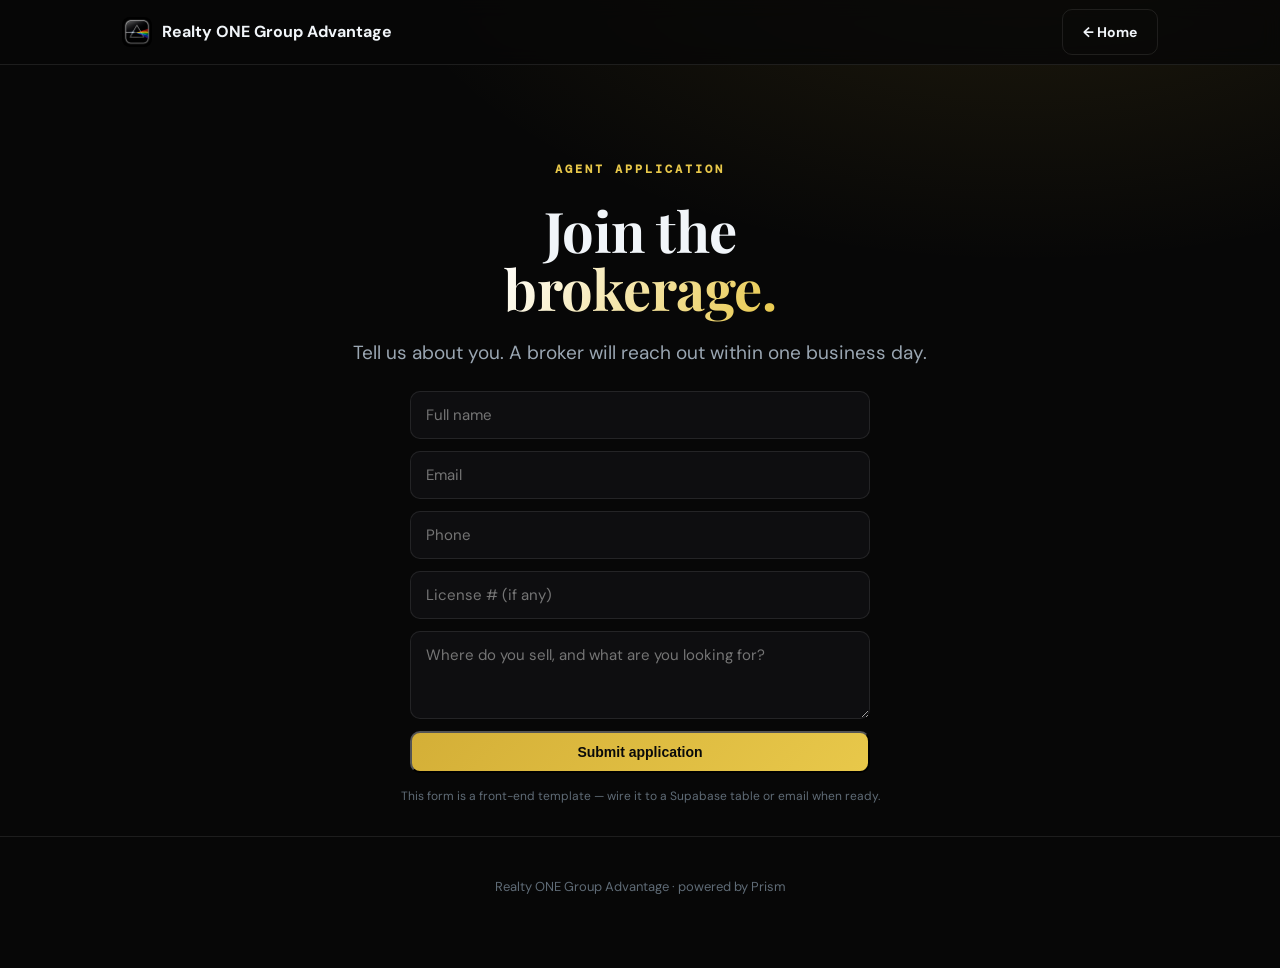
<file: join.html>
<!DOCTYPE html><html lang="en"><head><meta charset="UTF-8"><meta name="viewport" content="width=device-width,initial-scale=1">
<title>Join Realty ONE Group Advantage</title>
<meta name="description" content="Apply to join Realty ONE Group Advantage — a tech-forward brokerage powered by Prism.">
<link rel="preconnect" href="https://fonts.googleapis.com"><link rel="preconnect" href="https://fonts.gstatic.com" crossorigin><link href="https://fonts.googleapis.com/css2?family=Playfair+Display:wght@600;700;800&family=DM+Sans:wght@400;500;600;700&family=DM+Mono:wght@400;500&display=swap" rel="stylesheet"><link rel="stylesheet" href="assets/site.css"><link rel="icon" type="image/png" sizes="32x32" href="favicon-32.png"><link rel="icon" type="image/png" sizes="256x256" href="favicon.png"><link rel="apple-touch-icon" href="apple-touch-icon.png"></head><body>
<header class="nav"><div class="wrap"><a class="brand" href="index.html"><img src="assets/logo.png" alt="Prism">Realty ONE Group Advantage</a><a class="btn ghost" href="index.html">← Home</a></div></header>
<div class="hero" style="padding-bottom:30px"><div class="wrap">
  <span class="eyebrow">Agent application</span>
  <h1 style="font-size:clamp(34px,5vw,56px)">Join the <span class="g">brokerage.</span></h1>
  <p>Tell us about you. A broker will reach out within one business day.</p>
  <form class="lead" onsubmit="event.preventDefault();this.querySelector('button').textContent='Thanks — we\'ll be in touch ✓';this.querySelector('button').disabled=true;">
    <input name="name" placeholder="Full name" required>
    <input name="email" type="email" placeholder="Email" required>
    <input name="phone" placeholder="Phone" required>
    <input name="license" placeholder="License # (if any)">
    <textarea name="about" rows="3" placeholder="Where do you sell, and what are you looking for?"></textarea>
    <button class="btn" type="submit">Submit application</button>
  </form>
  <p style="font-size:12px;color:var(--mut2);margin-top:14px">This form is a front-end template — wire it to a Supabase table or email when ready.</p>
</div></div>
<footer><div class="wrap">Realty ONE Group Advantage · powered by Prism</div></footer>
</body></html>
</file>
<file: assets/site.css>
:root{--gold:#D4AF37;--gold2:#E8C84A;--bg:#070707;--surface:#121214;--line:rgba(255,255,255,.09);--txt:#f1f5f9;--mut:#9aa6b2;--mut2:#5f6b76}
*{box-sizing:border-box;margin:0;padding:0}
body{font-family:'DM Sans',system-ui,sans-serif;background:radial-gradient(1100px 600px at 80% -10%,rgba(212,175,55,.13),transparent 60%),var(--bg);color:var(--txt);line-height:1.6;-webkit-font-smoothing:antialiased}
h1,h2,h3{font-family:'Playfair Display',serif;letter-spacing:-.5px;line-height:1.05}
.wrap{max-width:1080px;margin:0 auto;padding:0 22px}
a{color:inherit;text-decoration:none}
header.nav{position:sticky;top:0;z-index:20;background:rgba(7,7,7,.8);backdrop-filter:blur(10px);border-bottom:1px solid var(--line)}
header.nav .wrap{display:flex;align-items:center;justify-content:space-between;height:64px}
.brand{display:flex;align-items:center;gap:10px;font-weight:700}
.brand img{width:30px;height:30px;border-radius:8px}
.btn{display:inline-block;background:linear-gradient(135deg,var(--gold),var(--gold2));color:#0a0a0a;font-weight:700;padding:11px 20px;border-radius:10px;font-size:14px}
.btn.ghost{background:transparent;color:var(--txt);border:1px solid var(--line)}
.hero{padding:90px 0 60px;text-align:center}
.eyebrow{font:600 12px/1 'DM Mono',monospace;letter-spacing:3px;text-transform:uppercase;color:var(--gold2)}
.hero h1{font-size:clamp(40px,7vw,76px);margin:20px auto 0;max-width:13ch}
.hero h1 .g{background:linear-gradient(120deg,#fff,var(--gold2));-webkit-background-clip:text;background-clip:text;-webkit-text-fill-color:transparent}
.hero p{max-width:620px;margin:20px auto 0;font-size:19px;color:var(--mut)}
.cta{margin-top:30px;display:flex;gap:12px;justify-content:center;flex-wrap:wrap}
.stats{display:grid;grid-template-columns:repeat(4,1fr);gap:14px;margin:54px 0}
.stat{background:var(--surface);border:1px solid var(--line);border-radius:16px;padding:22px}
.stat .n{font:500 30px/1 'DM Mono',monospace}.stat .n .u{color:var(--gold2);font-size:17px}
.stat .l{font-size:12px;color:var(--mut);margin-top:8px;text-transform:uppercase;letter-spacing:1px}
section{padding:56px 0;border-top:1px solid var(--line)}
.sh{text-align:center;margin-bottom:34px}.sh h2{font-size:clamp(26px,4vw,40px)}.sh p{color:var(--mut);margin-top:10px}
.grid3{display:grid;grid-template-columns:repeat(3,1fr);gap:16px}
.card{background:var(--surface);border:1px solid var(--line);border-radius:16px;padding:24px}
.card .ic{font-size:24px}.card h3{font-family:'DM Sans';font-size:18px;font-weight:700;margin:12px 0 8px}.card p{color:var(--mut);font-size:14.5px}
.band{background:linear-gradient(180deg,rgba(212,175,55,.08),transparent);border:1px solid var(--line);border-radius:22px;padding:46px;text-align:center;margin:10px 0}
form.lead{max-width:460px;margin:22px auto 0;display:flex;flex-direction:column;gap:12px}
form.lead input,form.lead textarea{padding:13px 15px;background:#0e0e10;border:1px solid var(--line);border-radius:10px;color:var(--txt);font:400 15px 'DM Sans';outline:none}
form.lead input:focus,form.lead textarea:focus{border-color:var(--gold)}
footer{padding:40px 0 70px;color:var(--mut2);font-size:13px;text-align:center;border-top:1px solid var(--line)}
.mono{font-family:'DM Mono',monospace}
@media(max-width:780px){.stats{grid-template-columns:1fr 1fr}.grid3{grid-template-columns:1fr}}
</file>
